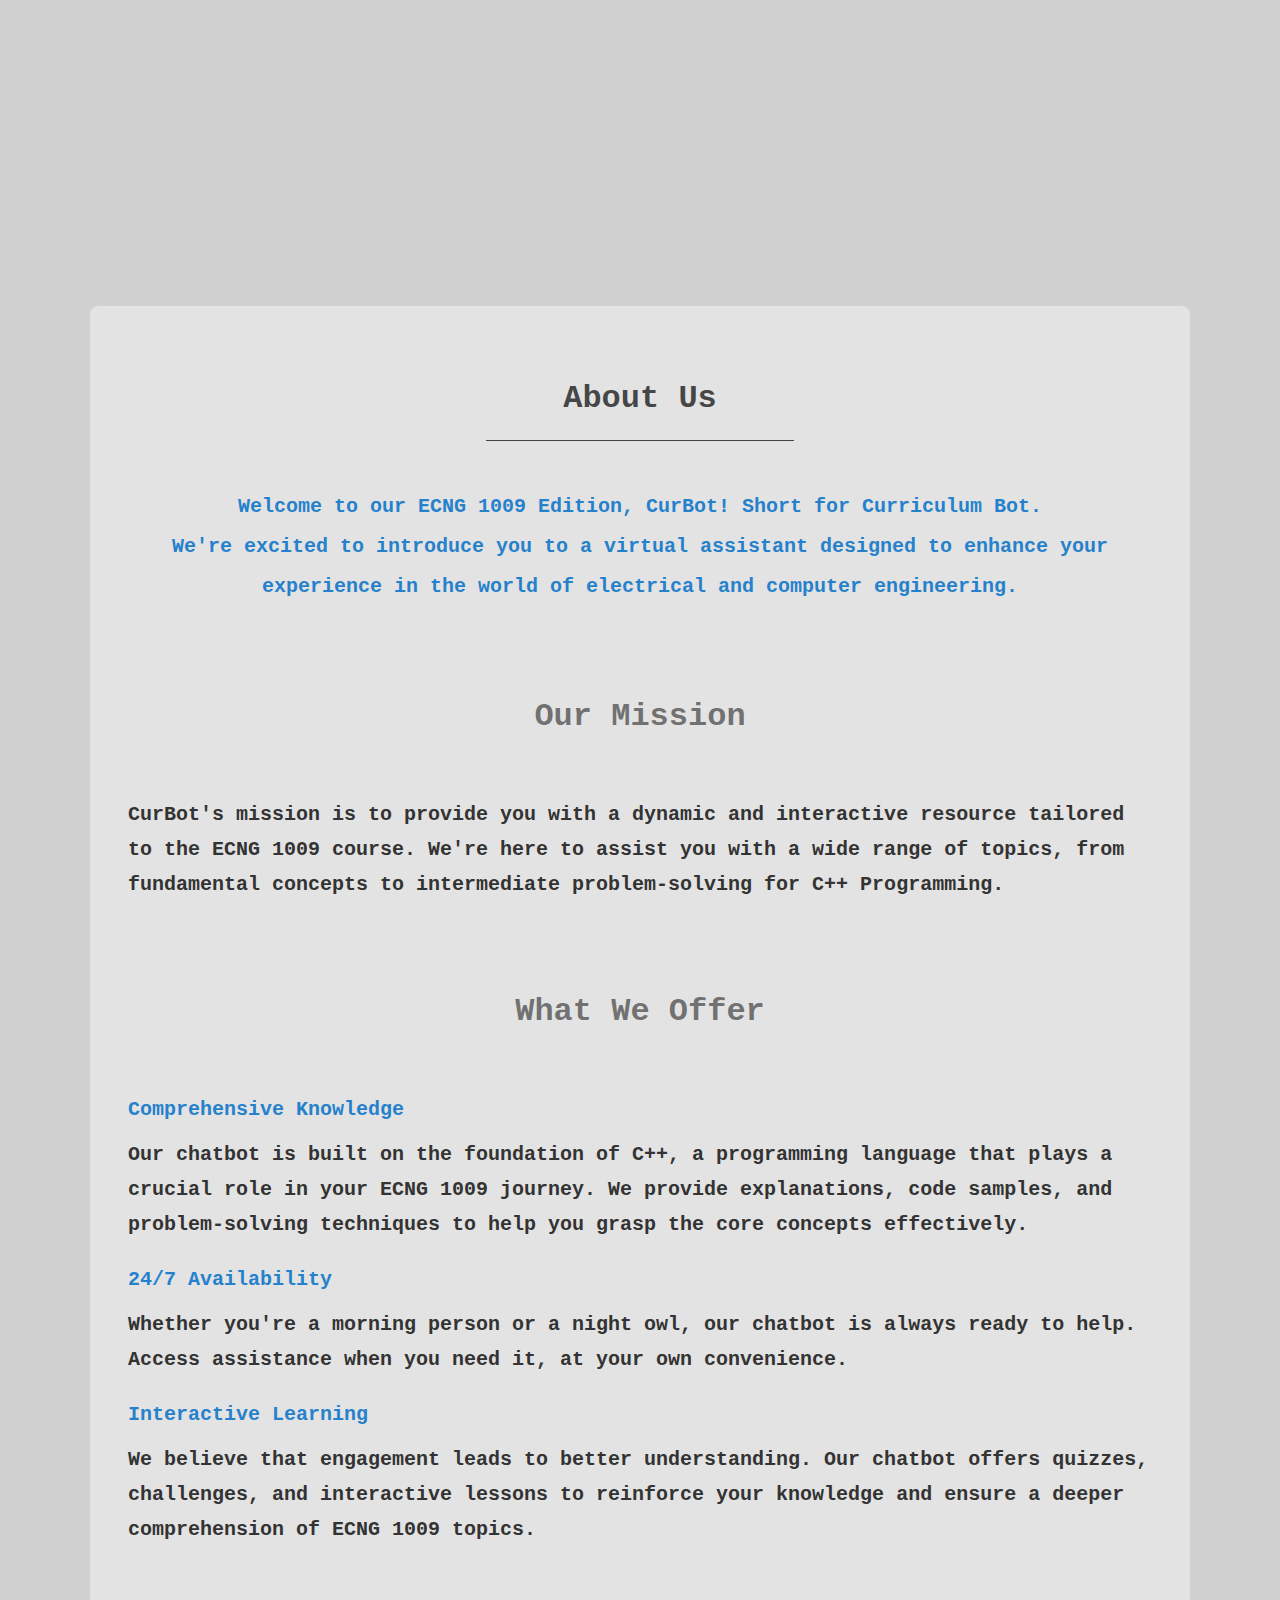
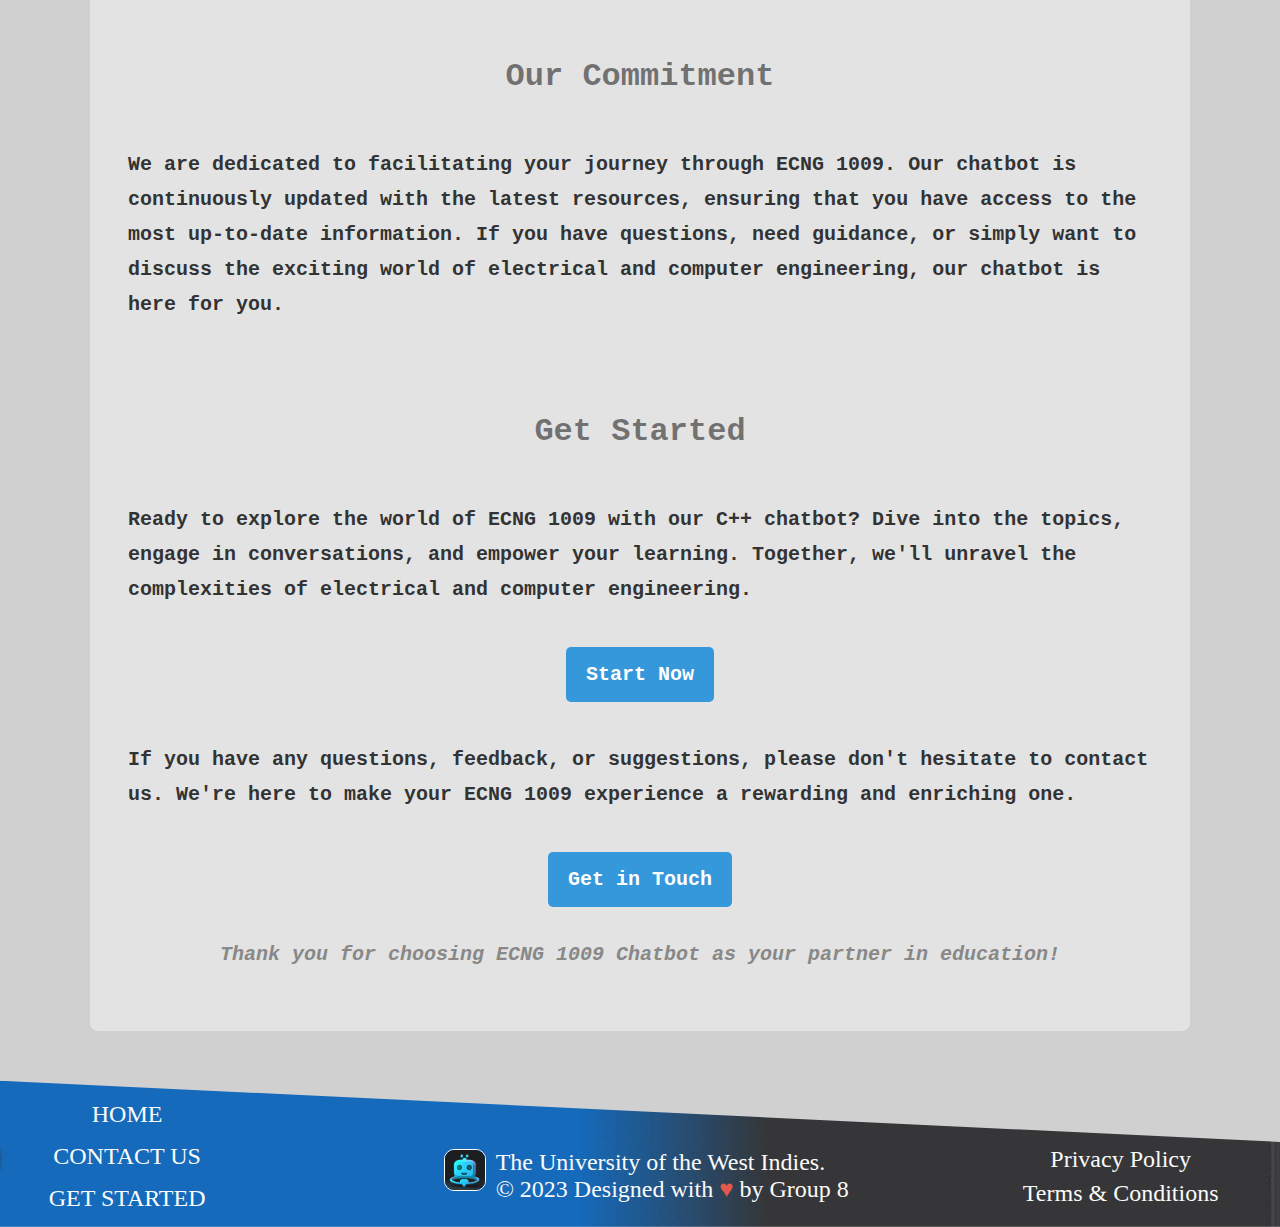
<file: CurBot-main/about.html>
<!DOCTYPE html>
<html lang="en">

<head>
  <!-- Metadata for character set and viewport -->
  <meta charset="UTF-8">
  <meta name="viewport" content="width=device-width, initial-scale=1.0">
  <title>CurBot About</title>

  <!-- Stylesheets to link external CSS files -->
  <link rel="stylesheet" href="about_styles.css">
  <link rel="stylesheet" href="header_styles.css">
  <link rel="stylesheet" href="footer_styles.css">

  <!-- Script for menu functionality, deferred to ensure it doesn't block rendering -->
  <script defer src="menu_func.js"></script>
</head>

<body>
  <!-- Header section containing the site's logo, title, and menu -->
  <header>
    <!-- Logo and title section -->
    <div class="header-title">
      <div class="header-title-name">
        <!-- Link to the home page -->
        <a href="index.html">
          <!-- Site logo image -->
          <img class="header-title-img" src="Images/CurBot chatbot.png" alt="C++ Logo">
        </a>
        <!-- Site title -->
        <span class="header-title-text">CurBot</span>
      </div>
      
      <!-- Edition information section -->
      <div class="header-edition">
        <!-- External link to the specified URL -->
        <a href="https://sta.uwi.edu/eng/electrical/about" target="_blank">
          <!-- Image related to the edition -->
          <img class="header-edition-image" src="Images/eng.jpg" alt="C++ Logo">
        </a>
        <!-- Edition text -->
        <span class="header-edition-text">ECNG:1009</span>
      </div>
    </div>

    <!-- Menu section -->
    <div class="menu">
      <!-- Menu rows with buttons and corresponding numeric indicators -->
      <div class="menu-row1">
        <span class="menu-nums">1</span>
        <button class="menu-items" id="menu-button">//Menu</button>
      </div>
      <div class="menu-row2">
        <span class="menu-nums">3</span>
        <button class="menu-items" id="contact-button">#contactUS</button>
        <button class="menu-items" id="about-button">&lt;about&gt;</button>
      </div>
      <div class="menu-row3">
        <span class="menu-nums">5</span>
        <button class="menu-items" id="topics-button">topics</button>
        <button class="menu-items" id="faq-button">Faq;</button>
      </div>
      <div class="menu-row4">
        <span class="menu-nums">7</span>
        <button class="menu-items" id="lets-button">let's</button>
        <button class="menu-items" id="get-started-button" onclick="redirectToStreamlit()">getStarted()</button>
      </div>
    </div>
  </header>

  <!-- Overlay menu for small screens -->
  <div class="overlay" id="menu-overlay">
    <div class="overlay-content">
      <!-- Logo image in the overlay -->
      <img class="overlay-content-img" src="Images/CurBot chatbot.png" alt="C++ Logo">
      <!-- Navigation links in the overlay -->
      <a href="index.html">Home</a>
      <a href="about.html">About</a>
      <a href="contact.html">Contact</a>
      <a href="topics.html">Topics</a>
      <a href="FAQ.html">FAQ</a>
      <a href="https://curbotchat.vercel.app/">Get Started</a>
      <a href="#" id="close-menu">Close</a>
    </div>
  </div>

  <!-- Main content container -->
  <div class="mid-container">
    <!-- Animated title -->
    <h2 class="mid-title">
      <span class="animated-text">About Us</span>
    </h2>

    <!-- Animated paragraph introducing CurBot -->
    <p class="animated-paragraph">
      Welcome to our ECNG 1009 Edition, CurBot! Short for Curriculum Bot.
      <br> We're excited to introduce you to a virtual assistant designed to enhance your
      experience in the world of electrical and computer engineering.
    </p>

    <!-- Mission section with title and paragraph -->
    <div class="mission-section">
      <h3 class="mission-title">Our Mission</h3>
      <p class="mission-paragraph">
        CurBot's mission is to provide you with a dynamic and interactive resource tailored to the
        ECNG 1009 course. We're here to assist you with a wide range of topics, from fundamental concepts
        to intermediate problem-solving for C++ Programming.
      </p>
    </div>

    <!-- Offerings section with title and a list of offerings -->
    <div class="offerings-section">
      <h3 class="offerings-title">What We Offer</h3>
      <ul class="offerings-list">
        <!-- Each offering item with a title and description -->
        <li>
          <span class="offerings-item">Comprehensive Knowledge</span>
          <p class="offerings-description">Our chatbot is built on the foundation of C++, a programming
            language that plays a crucial role in your ECNG 1009 journey. We provide explanations, code
            samples, and problem-solving techniques to help you grasp the core concepts effectively.</p>
        </li>
        <li>
          <span class="offerings-item">24/7 Availability</span>
          <p class="offerings-description">Whether you're a morning person or a night owl, our chatbot
            is always ready to help. Access assistance when you need it, at your own convenience.</p>
        </li>
        <li>
          <span class="offerings-item">Interactive Learning</span>
          <p class="offerings-description">We believe that engagement leads to better understanding.
            Our chatbot offers quizzes, challenges, and interactive lessons to reinforce your knowledge
            and ensure a deeper comprehension of ECNG 1009 topics.</p>
        </li>
      </ul>
    </div>

    <!-- Commitment section with title and paragraph -->
    <div class="commitment-section">
      <h3 class="commitment-title">Our Commitment</h3>
      <p class="commitment-paragraph">
        We are dedicated to facilitating your journey through ECNG 1009. Our chatbot is continuously updated
        with the latest resources, ensuring that you have access to the most up-to-date information. If you
        have questions, need guidance, or simply want to discuss the exciting world of electrical and computer
        engineering, our chatbot is here for you.
      </p>
    </div>

    <!-- Get Started section with title, paragraph, and a button -->
    <div class="get-started-section">
      <h3 class="get-started-title">Get Started</h3>
      <p class="get-started-paragraph">
        Ready to explore the world of ECNG 1009 with our C++ chatbot? Dive into the topics, engage in
        conversations, and empower your learning. Together, we'll unravel the complexities of electrical and
        computer engineering.
      </p>
      <!-- Button linking to the Get Started page -->
      <a href="https://curbotchat.vercel.app/" class="get-started-button">Start Now</a>
    </div>

    <!-- Contact section with a paragraph and a link to the contact page -->
    <div class="contact-section">
      <p class="contact-paragraph">
        If you have any questions, feedback, or suggestions, please don't hesitate to contact us. We're here
        to make your ECNG 1009 experience a rewarding and enriching one.
      </p>
      <a href="contact.html" class="contact-link">Get in Touch</a>
    </div>

    <!-- Thank you message -->
    <p class="thank-you">
      Thank you for choosing ECNG 1009 Chatbot as your partner in education!
    </p>
  </div>

  <!-- Footer section with various content -->
  <footer class="footer-container">
    <div class="footer-content">
      <!-- Quick menu links and their respective URLs -->
      <div class="quick-menu-links">
        <ul>
          <li><a href="index.html">HOME</a></li>
          <li><a href="contact.html">CONTACT US</a></li>
          <li><a href="https://curbotchat.vercel.app/">GET STARTED</a></li>
        </ul>
      </div>
      <!-- Copyright information with the university's name and the year -->
      <div class="copyright">
        <img class="bot-img-1" src="Images/CurBot chatbot.png" alt="C++ Logo">
        <p>The University of the West Indies. <br>&copy; 2023 Designed with <span class="heart">&hearts;</span> by Group 8</p>
      </div>
      <!-- Legal links to privacy policy and terms & conditions -->
      <div class="legal">
        <p><a href="privacy_policy.html">Privacy Policy</a></p>
        <p><a href="terms_conditions.html">Terms & Conditions</a></p>
      </div>
    </div>
  </footer>

  <!-- JavaScript script for handling scroll animations -->
  <script>
    // Function to redirect to the specified URL
    function redirectToStreamlit() {
      window.location.href = "https://curbotchat.vercel.app/";
    }

    // Event listener for handling scroll animations
    document.addEventListener('DOMContentLoaded', function () {
      const titles = document.querySelectorAll('.mission-title, .offerings-title, .commitment-title, .get-started-title');
      const paragraphs = document.querySelectorAll('.mid-container p');

      // Function to handle scroll and trigger animations
      function handleScroll() {
        const triggerOffset = window.innerHeight * 0.8; // Adjust as needed

        // Check each title element
        titles.forEach(title => {
          const titleOffset = title.getBoundingClientRect().top;
          const isTitleInView = titleOffset < triggerOffset;

          // Add 'fade-in' class if title is in view and not already faded in
          if (isTitleInView && !title.classList.contains('fade-in')) {
            title.classList.add('fade-in');
          }
        });

        // Check each paragraph element
        paragraphs.forEach(paragraph => {
          const paragraphOffset = paragraph.getBoundingClientRect().top;
          const isParagraphInView = paragraphOffset < triggerOffset;

          // Add 'fade-in' class if paragraph is in view and not already faded in
          if (isParagraphInView && !paragraph.classList.contains('fade-in')) {
            paragraph.classList.add('fade-in');
          }
        });
      }

      // Attach scroll event listener
      window.addEventListener('scroll', handleScroll);

      // Trigger initial check on page load
      handleScroll();
    });
  </script>
</body>

</html>
</file>
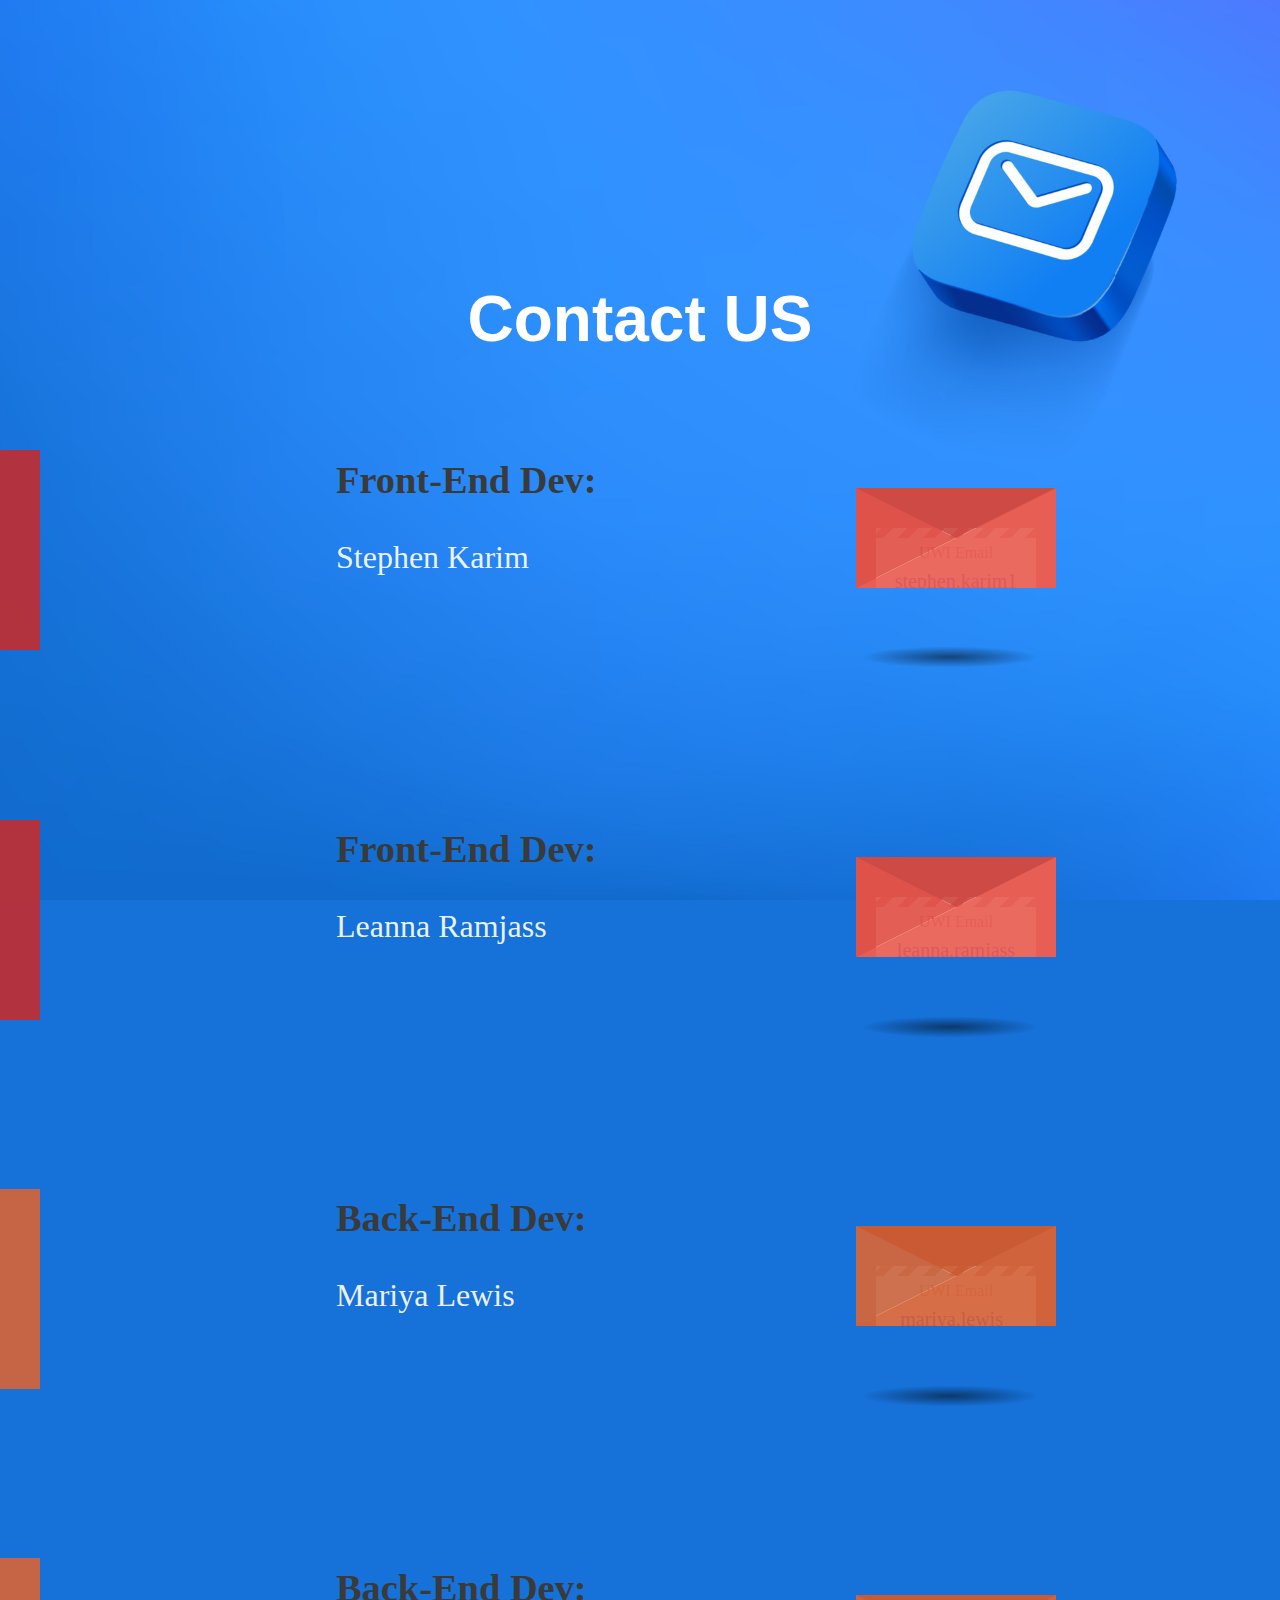
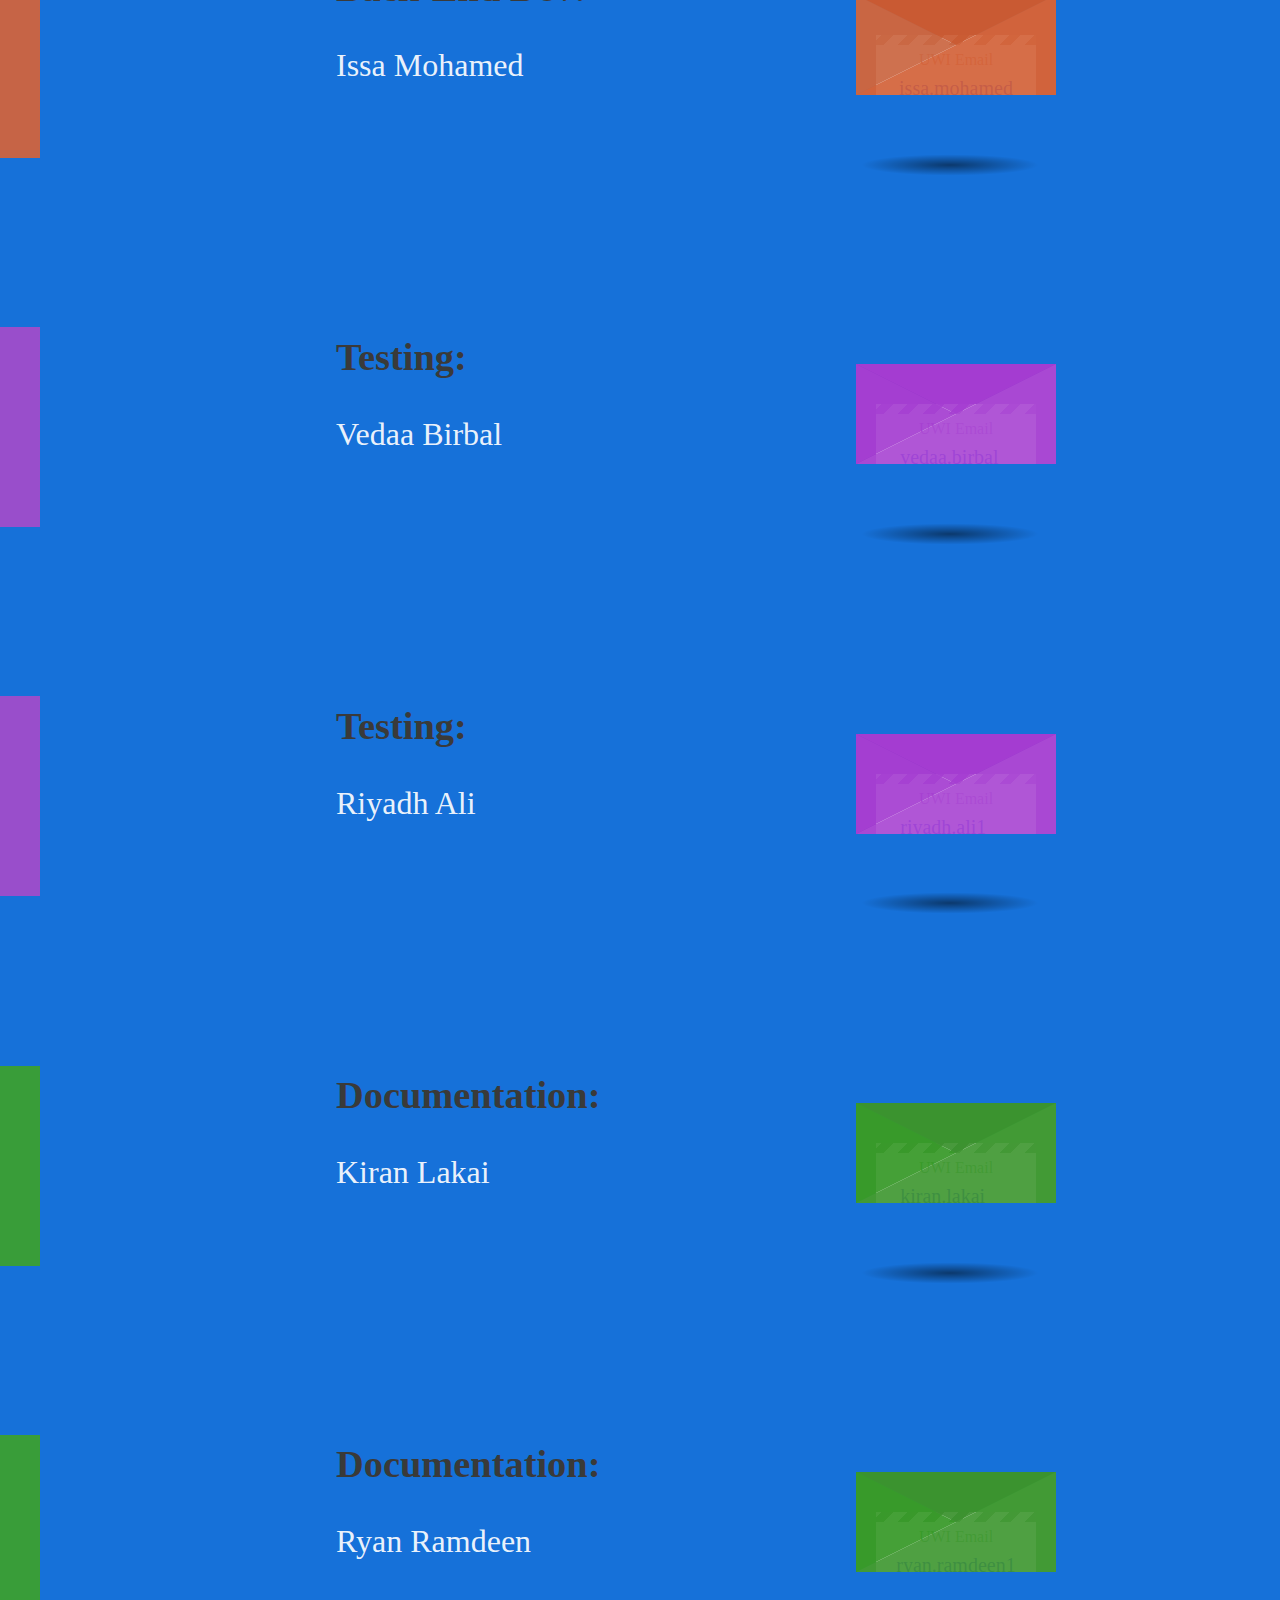
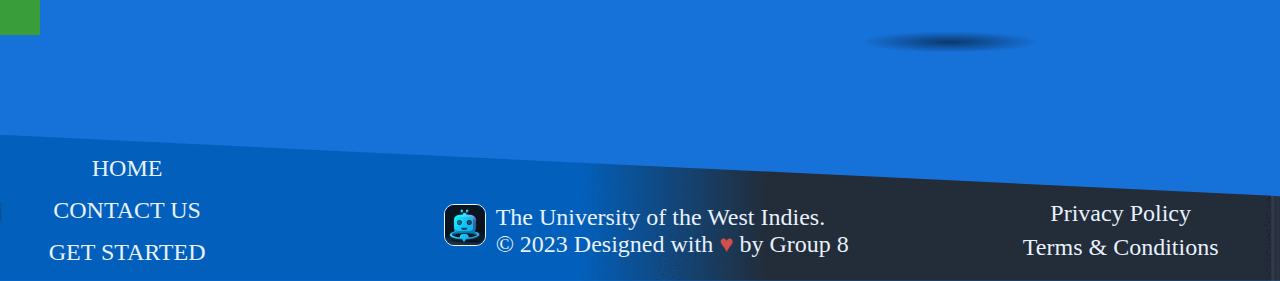
<file: CurBot-main/contact.html>
<!DOCTYPE html>
<html lang="en">

<head>
  <meta charset="UTF-8">
  <meta name="viewport" content="width=device-width, initial-scale=1.0">
  <title>CurBot Contact</title>
  
  <link rel="stylesheet" href="header_styles.css">
  <link rel="stylesheet" href="footer_styles.css">
  <link rel="stylesheet" href="contact_styles.css">
  <script defer src="menu_func.js"></script>
</head>

<body>
    <header>
        <div class="header-title">
            <div class="header-title-name">
                <a href="index.html">
                  <img class="header-title-img" src="Images/CurBot chatbot.png" alt="C++ Logo">
                </a>
                <span class="header-title-text">CurBot</span>
            </div>
            <div class="header-edition">
                <a href="https://sta.uwi.edu/eng/electrical/about" target="_blank">
                  <img class="header-edition-image" src="Images/eng.jpg" alt="C++ Logo">
                </a>
                <span class="header-edition-text">ECNG:1009</span>
            </div>        
        </div>

        <div class="menu">
            <div class="menu-row1">
                <span class="menu-nums">1</span>
                <button class="menu-items" id="menu-button">//Menu</button>
            </div>
            <div class="menu-row2">
                <span class="menu-nums">3</span>
                <button class="menu-items" id="contact-button">#contactUS</button>
                <button class="menu-items" id="about-button">&lt;about&gt;</button>
            </div>
            <div class="menu-row3">
                <span class="menu-nums">5</span>
                <button class="menu-items" id="topics-button">topics</button>
                <button class="menu-items" id="faq-button">Faq;</button>
            </div>
            <div class="menu-row4">
                <span class="menu-nums">7</span>
                <button class="menu-items" id="lets-button">let's</button>
                <button class="menu-items" id="get-started-button" onclick="redirectToStreamlit()">getStarted()</button>
            </div>          
        </div>
    </header>
    <div class="overlay" id="menu-overlay">
        <div class="overlay-content">
            <img class="overlay-content-img" src="Images/CurBot chatbot.png" alt="C++ Logo">    
          <a href="index.html">Home</a>
          <a href="about.html">About</a>
          <a href="contact.html">Contact</a>
          <a href="topics.html">Topics</a>
          <a href="FAQ.html">FAQ</a>
          <a href="https://curbotchat.vercel.app/">Get Started</a>
          <a href="#" id="close-menu">Close</a>
        </div>
      </div>
      <span class="page-title">Contact US</span>
        <span class="names"><span class="role front">Front-End Dev:</span><br><br>Stephen Karim</span>
      
          <div class="letter-image first">
            
            <div class="animated-mail">
              <div class="back-fold"></div>
              <div class="letter">
                <div class="letter-border"></div>
                <div class="letter-title">UWI Email</div>
                <div class="letter-context"><a href="mailto:stephen.karim1@my.uwi.edu">stephen.karim1<br>@my.uwi.edu</a></div>
                <div class="letter-stamp">
                  <div class="letter-stamp-inner"></div>
                </div>
              </div>
              <div class="top-fold"></div>
              <div class="body"></div>
              <div class="left-fold"></div>
            </div>
            <div class="shadow"></div>
          </div>

          <span class="names"><span class="role front">Front-End Dev:</span><br><br>Leanna Ramjass</span>

          <div class="letter-image second">
            <div class="animated-mail">
              <div class="back-fold"></div>
              <div class="letter">
                <div class="letter-border"></div>
                <div class="letter-title">UWI Email</div>
                <div class="letter-context"><a href="mailto:leanna.ramjass@my.uwi.edu">leanna.ramjass<br>@my.uwi.edu</a></div>
                <div class="letter-stamp">
                  <div class="letter-stamp-inner"></div>
                </div>
              </div>
              <div class="top-fold"></div>
              <div class="body"></div>
              <div class="left-fold"></div>
            </div>
            <div class="shadow"></div>
          </div>

          <span class="names"><span class="role back">Back-End Dev:</span><br><br>Mariya Lewis</span>
        
          <div class="letter-image third">
            <div class="animated-mail">
              <div class="back-fold"></div>
              <div class="letter">
                <div class="letter-border"></div>
                <div class="letter-title">UWI Email</div>
                <div class="letter-context"><a href="mailto:Mariya.lewis@my.uwi.edu">mariya.lewis<br>@my.uwi.edu</a></div>
                <div class="letter-stamp">
                  <div class="letter-stamp-inner"></div>
                </div>
              </div>
              <div class="top-fold"></div>
              <div class="body"></div>
              <div class="left-fold"></div>
            </div>
            <div class="shadow"></div>
          </div>

          <span class="names"><span class="role back">Back-End Dev:</span><br><br>Issa Mohamed</span>

          <div class="letter-image fourth">
            <div class="animated-mail">
              <div class="back-fold"></div>
              <div class="letter">
                <div class="letter-border"></div>
                <div class="letter-title">UWI Email</div>
                <div class="letter-context"><a href="mailto:issa.mohamed@my.uwi.edu">issa.mohamed<br>@my.uwi.edu</a></div>
                <div class="letter-stamp">
                  <div class="letter-stamp-inner"></div>
                </div>
              </div>
              <div class="top-fold"></div>
              <div class="body"></div>
              <div class="left-fold"></div>
            </div>
            <div class="shadow"></div>
          </div>

          <span class="names"><span class="role test">Testing:</span><br><br>Vedaa Birbal</span>

          <div class="letter-image fifth">
            <div class="animated-mail">
              <div class="back-fold"></div>
              <div class="letter">
                <div class="letter-border"></div>
                <div class="letter-title">UWI Email</div>
                <div class="letter-context"><a href="mailto:vedaa.birbal@my.uwi.edu">vedaa.birbal<br>@my.uwi.edu</a></div>
                <div class="letter-stamp">
                  <div class="letter-stamp-inner"></div>
                </div>
              </div>
              <div class="top-fold"></div>
              <div class="body"></div>
              <div class="left-fold"></div>
            </div>
            <div class="shadow"></div>
          </div>

          <span class="names"><span class="role test">Testing:</span><br><br>Riyadh Ali</span>

          <div class="letter-image sixth">
            <div class="animated-mail">
              <div class="back-fold"></div>
              <div class="letter">
                <div class="letter-border"></div>
                <div class="letter-title">UWI Email</div>
                <div class="letter-context"><a href="mailto:riyadh.ali1@my.uwi.edu">riyadh.ali1<br>@my.uwi.edu</a></div>
                <div class="letter-stamp">
                  <div class="letter-stamp-inner"></div>
                </div>
              </div>
              <div class="top-fold"></div>
              <div class="body"></div>
              <div class="left-fold"></div>
            </div>
            <div class="shadow"></div>
          </div>

          <span class="names"><span class="role docs">Documentation:</span><br><br>Kiran Lakai</span>

          <div class="letter-image seventh">
            <div class="animated-mail">
              <div class="back-fold"></div>
              <div class="letter">
                <div class="letter-border"></div>
                <div class="letter-title">UWI Email</div>
                <div class="letter-context"><a href="mailto:kiran.lakai@my.uwi.edu">kiran.lakai<br>@my.uwi.edu</a></div>
                <div class="letter-stamp">
                  <div class="letter-stamp-inner"></div>
                </div>
              </div>
              <div class="top-fold"></div>
              <div class="body"></div>
              <div class="left-fold"></div>
            </div>
            <div class="shadow"></div>
          </div>

          <span class="names"><span class="role docs">Documentation:</span><br><br>Ryan Ramdeen</span>
         
          <div class="letter-image eighth">
            <div class="animated-mail">
              <div class="back-fold"></div>
              <div class="letter">
                <div class="letter-border"></div>
                <div class="letter-title">UWI Email</div>
                <div class="letter-context"><a href="mailto:ryan.ramdeen1@my.uwi.edu">ryan.ramdeen1<br>@my.uwi.edu</a></div>
                <div class="letter-stamp">
                  <div class="letter-stamp-inner"></div>
                </div>
              </div>
              <div class="top-fold"></div>
              <div class="body"></div>
              <div class="left-fold"></div>
            </div>
            <div class="shadow"></div>
          </div>
        </div>
    
        
 



    <footer class="footer-container">
        
        <div class="footer-content"> 
            <div class="quick-menu-links">
              <ul>
                <li><a href="index.html">HOME</a></li>
                <li><a href="contact.html">CONTACT US</a></li>
                <li><a href="https://curbotchat.vercel.app/">GET STARTED</a></li>
              </ul>
              </div>
            <div class="copyright">
                <img class="bot-img-1" src="Images/CurBot chatbot.png" alt="C++ Logo">
                <p>The University of the West Indies. <br>&copy; 2023 Designed with <span class="heart">&hearts;</span> by Group 8</p>
              </div>
          <div class="legal">
            <p><a href="privacy_policy.html">Privacy Policy</a></p>
            <p><a href="terms_conditions.html">Terms & Conditions</a></p>
          </div>          
        </div>
      
        
      </footer>


      
      
    
</body> 
</html>
</file>
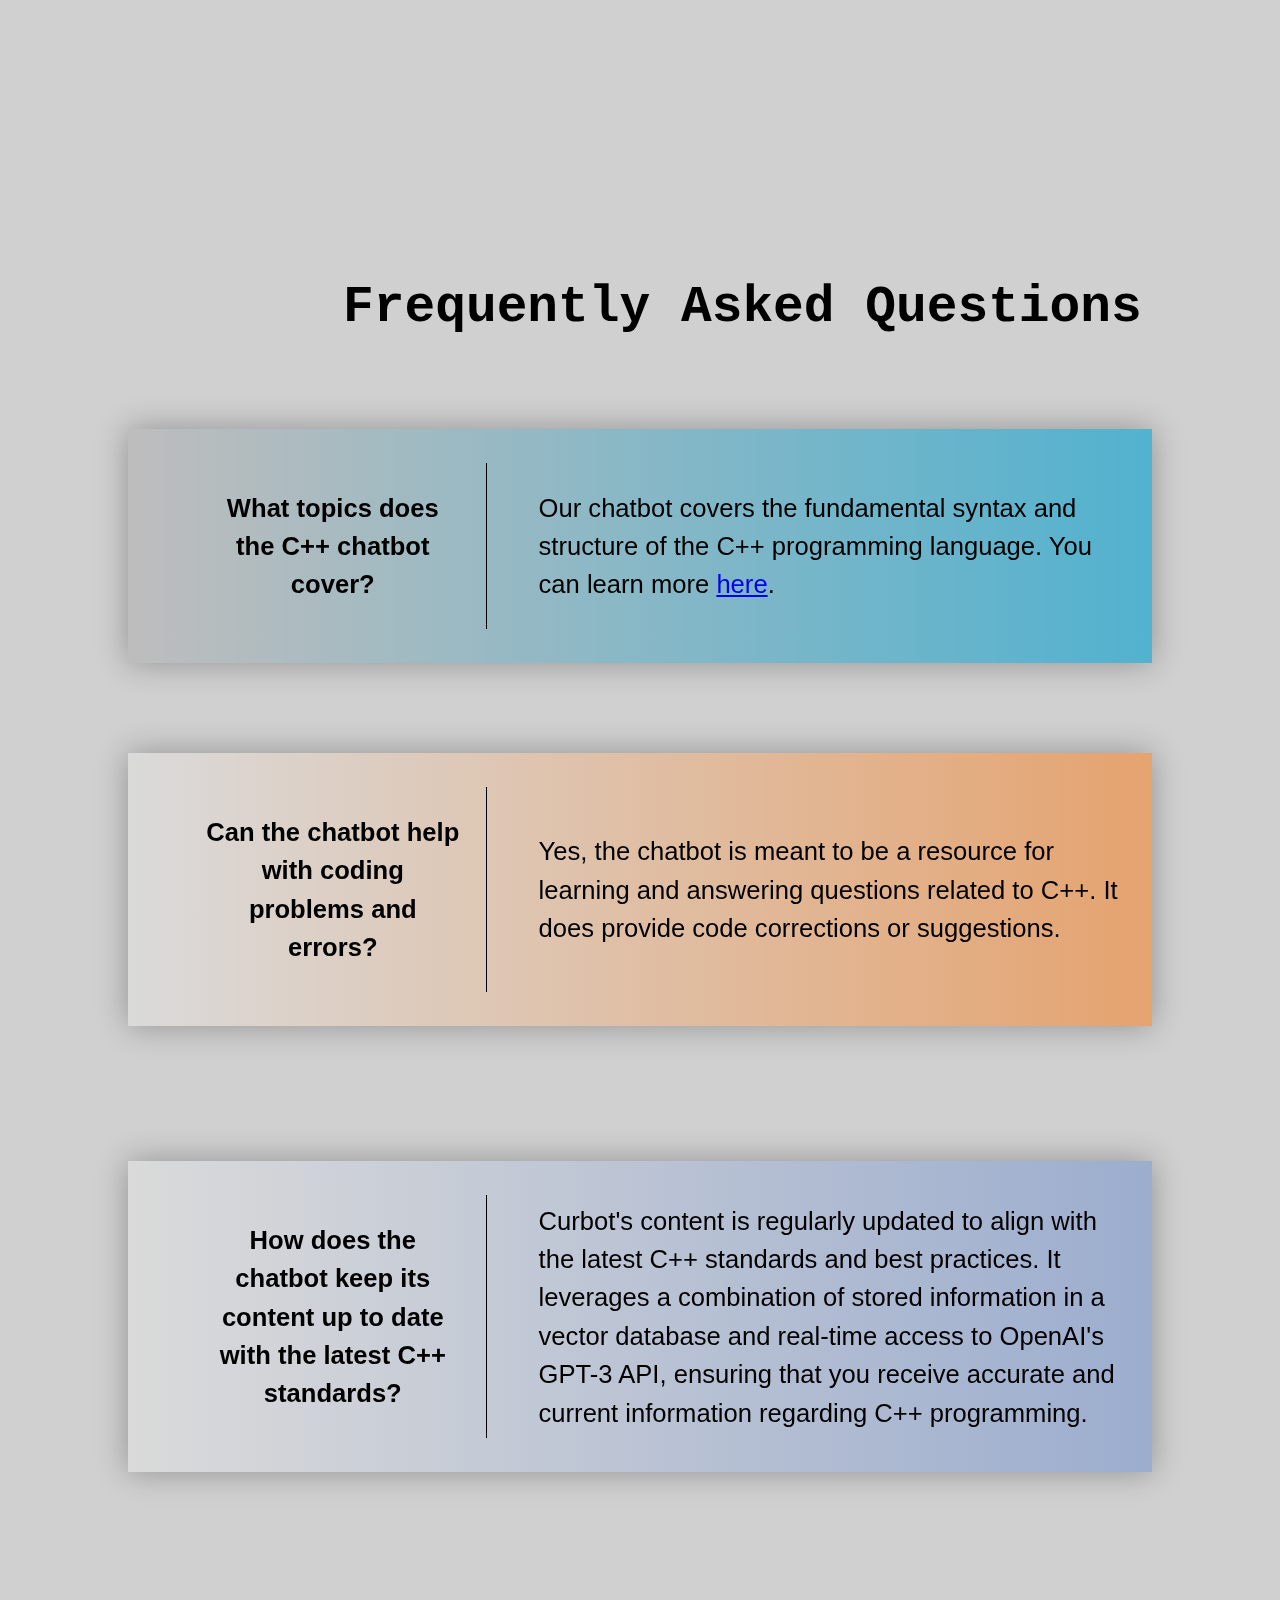
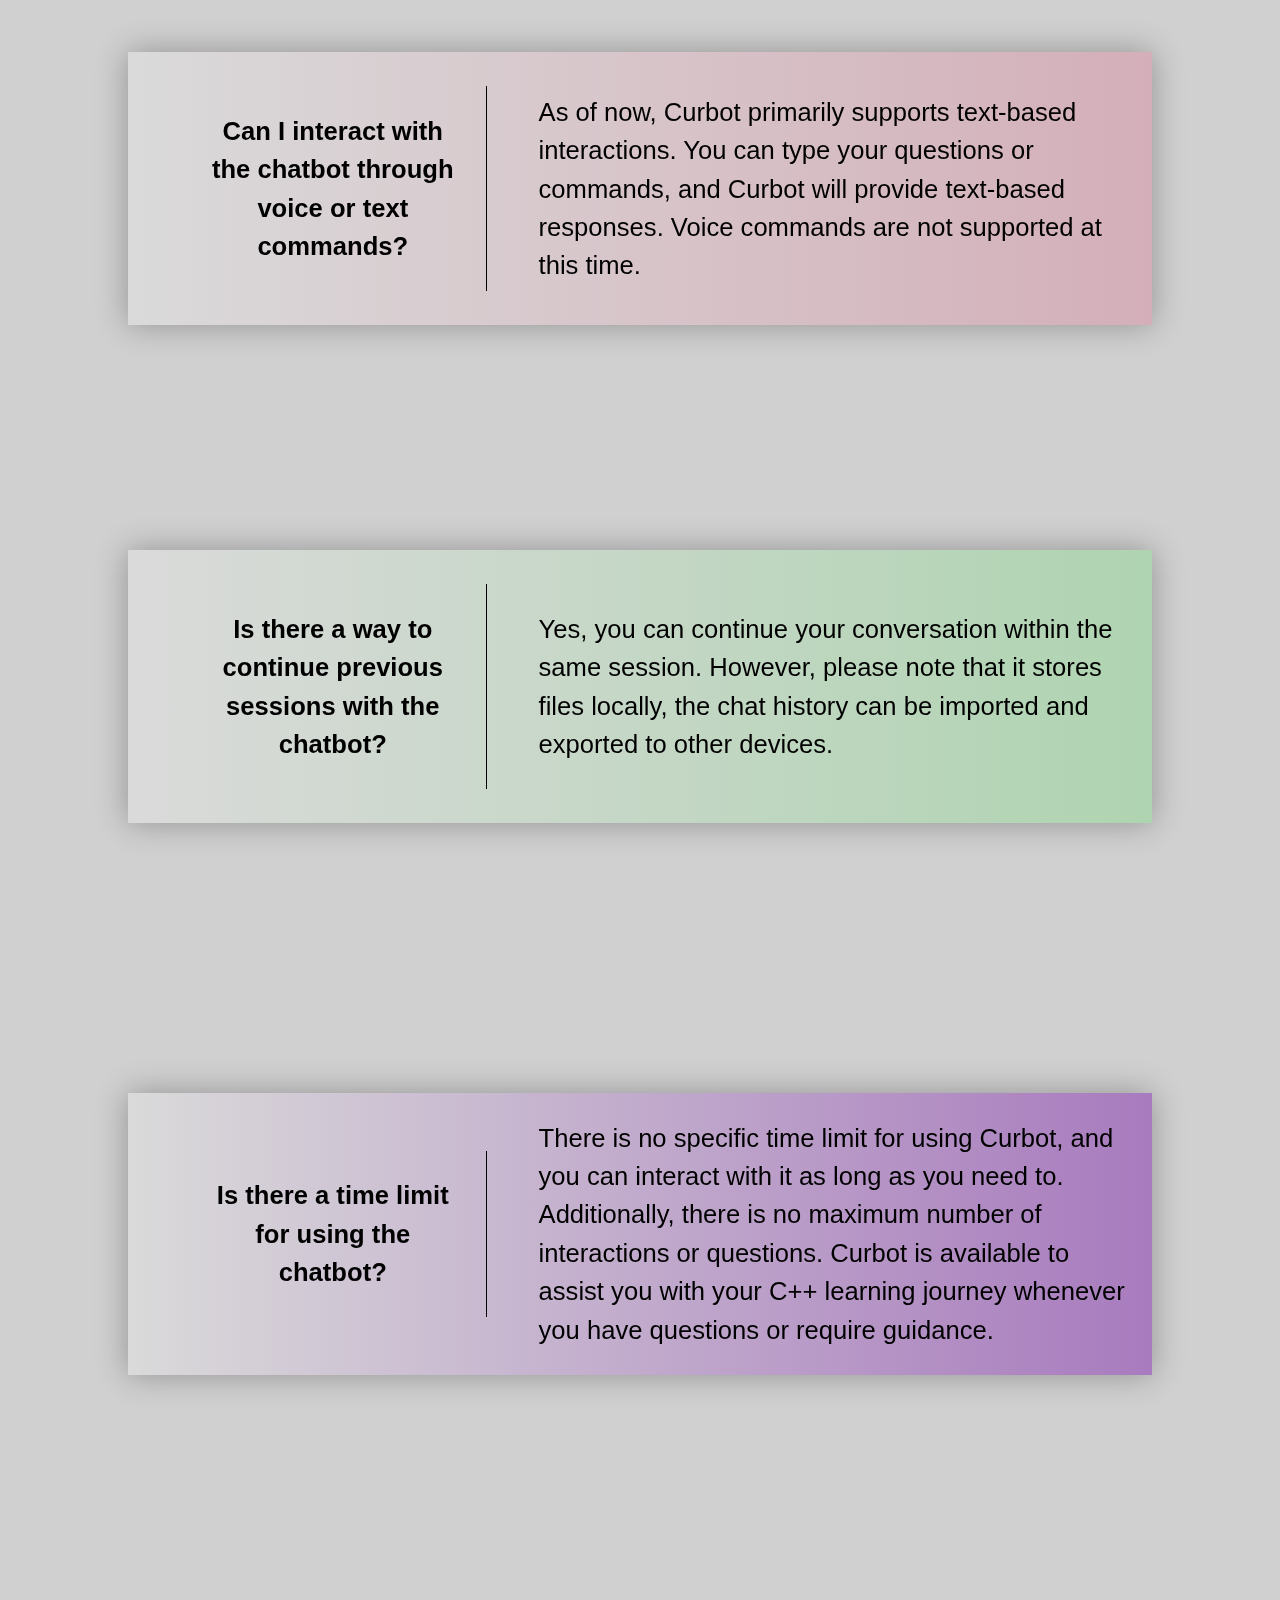
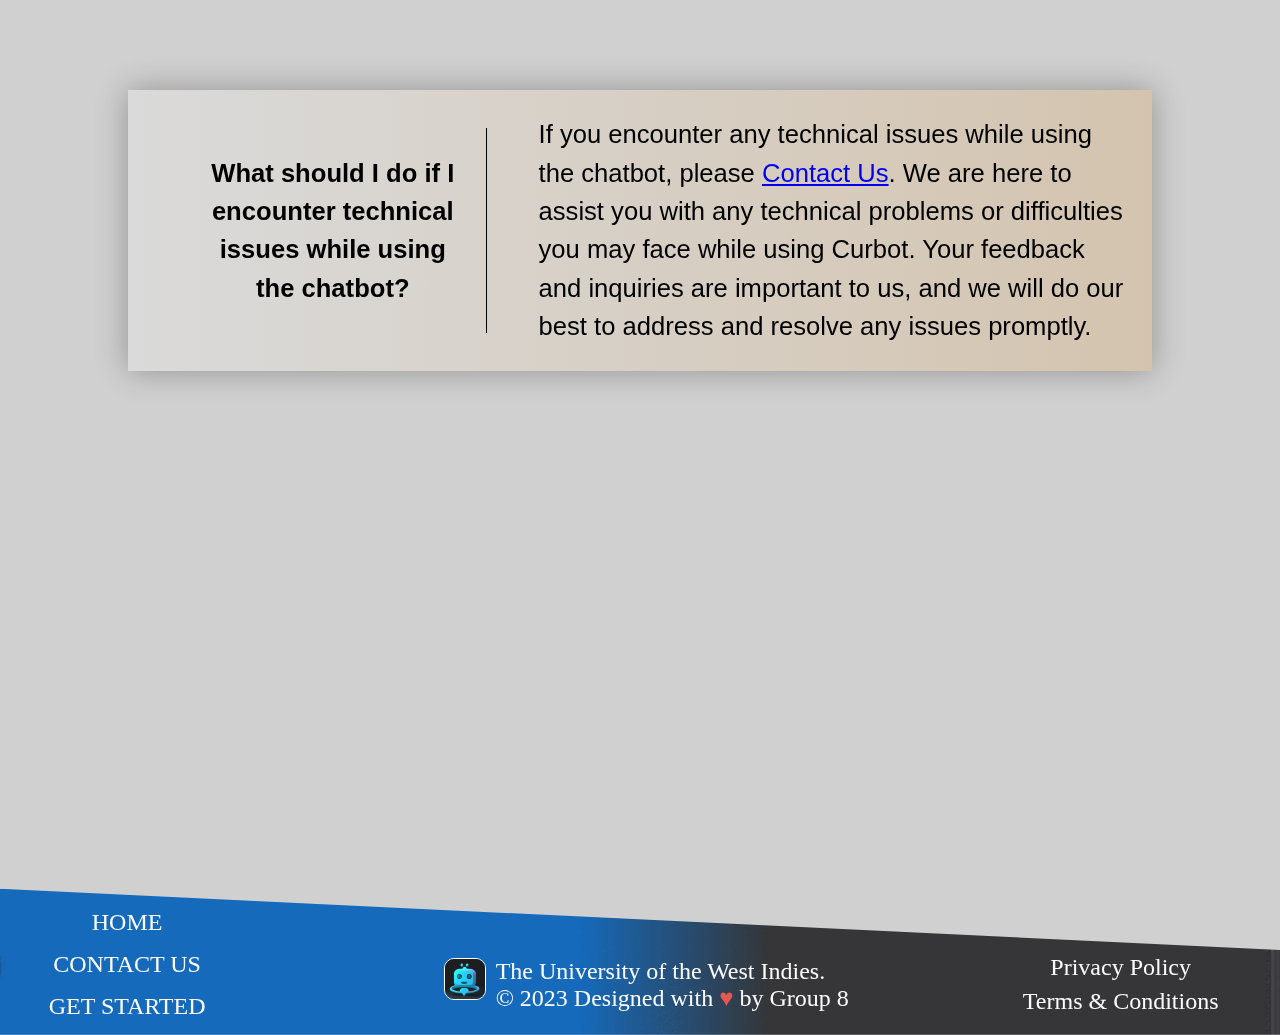
<file: CurBot-main/FAQ.html>
<!DOCTYPE html>
<html lang="en">

<head>
  <meta charset="UTF-8">
  <meta name="viewport" content="width=device-width, initial-scale=1.0">
<title>CurBot FAQ</title>
<link rel="stylesheet" href="FAQ_style.css">
<link rel="stylesheet" href="header_styles.css">
<link rel="stylesheet" href="footer_styles.css">
<script defer src="menu_func.js"></script>
</head>

<body>
  <header>
    <div class="header-title">
        <div class="header-title-name">
            <a href="index.html">
              <img class="header-title-img" src="Images/CurBot chatbot.png" alt="C++ Logo">
            </a>
            <span class="header-title-text">CurBot</span>
        </div>
        <div class="header-edition">
            <a href="https://sta.uwi.edu/eng/electrical/about" target="_blank">
              <img class="header-edition-image" src="Images/eng.jpg" alt="C++ Logo">
            </a>
            <span class="header-edition-text">ECNG:1009</span>
        </div>        
    </div>

    <div class="menu">
        <div class="menu-row1">
            <span class="menu-nums">1</span>
            <button class="menu-items" id="menu-button">//Menu</button>
        </div>
        <div class="menu-row2">
            <span class="menu-nums">3</span>
            <button class="menu-items" id="contact-button">#contactUS</button>
            <button class="menu-items" id="about-button">&lt;about&gt;</button>
        </div>
        <div class="menu-row3">
            <span class="menu-nums">5</span>
            <button class="menu-items" id="topics-button">topics</button>
            <button class="menu-items" id="faq-button">Faq;</button>
        </div>
        <div class="menu-row4">
            <span class="menu-nums">7</span>
            <button class="menu-items" id="lets-button">let's</button>
            <button class="menu-items" id="get-started-button" onclick="redirectToStreamlit()">getStarted()</button>
        </div>          
    </div>
</header> 

<div class="overlay" id="menu-overlay">
  <div class="overlay-content">
      <img class="overlay-content-img" src="Images/CurBot chatbot.png" alt="C++ Logo">    
    <a href="index.html">Home</a>
    <a href="about.html">About</a>
    <a href="contact.html">Contact</a>
    <a href="topics.html">Topics</a>
    <a href="FAQ.html">FAQ</a>
    <a href="https://curbotchat.vercel.app/">Get Started</a>
    <a href="#" id="close-menu">Close</a>
  </div>
</div>

<div class="container"> <p class="title anim-typewriter">Frequently Asked Questions</p>
      <li class="card" id="card1">
          <div class="card-body">
              <h2>What topics does the C++ chatbot cover?</h2>
              <span>Our chatbot covers the fundamental syntax and structure of the C++ programming language. You can learn more <a href="topics.html">here</a>.</span>
          </div>
      </li>
      <li class="card" id="card2">
          <div class="card-body">
              <h2>Can the chatbot help with coding problems and errors?</h2>
              <span> Yes, the chatbot is meant to be a resource for learning and answering questions related to C++. It does provide code corrections or suggestions.</span>
          </div>
      </li>
      <li class="card" id="card3">
          <div class="card-body">
              <h2>How does the chatbot keep its content up to date with the latest C++ standards?</h2>
              <span>Curbot's content is regularly updated to align with the latest C++ standards and best practices. It leverages a combination of stored information in a vector database and real-time access to OpenAI's GPT-3 API, ensuring that you receive accurate and current information regarding C++ programming.</span>
          </div>
      </li>
      <li class="card" id="card4">
          <div class="card-body">
              <h2>Can I interact with the chatbot through voice or text commands?</h2>
              <span>As of now, Curbot primarily supports text-based interactions. You can type your questions or commands, and Curbot will provide text-based responses. Voice commands are not supported at this time.</span>
          </div>
      </li>
      <li class="card" id="card5">
          <div class="card-body">
              <h2>Is there a way to continue previous sessions with the chatbot?</h2>
              <span>Yes, you can continue your conversation within the same session. However, please note that it stores files locally, the chat history can be imported and exported to other devices.</span>
          </div>
      </li>
      <li class="card" id="card6">
          <div class="card-body">
              <h2>Is there a time limit for using the chatbot?</h2>
              <span>There is no specific time limit for using Curbot, and you can interact with it as long as you need to. Additionally, there is no maximum number of interactions or questions. Curbot is available to assist you with your C++ learning journey whenever you have questions or require guidance.</span>
          </div>
      </li>
      <li class="card" id="card7">
          <div class="card-body">
              <h2>What should I do if I encounter technical issues while using the chatbot?</h2>
              <span> If you encounter any technical issues while using the chatbot, please <a href="contact.html">Contact Us</a>. We are here to assist you with any technical problems or difficulties you may face while using Curbot. Your feedback and inquiries are important to us, and we will do our best to address and resolve any issues promptly.</span>
          </div>
      </li>
      <li class="card" id="card8">
        <div class="card-body">
            <h2>placeholder</h2>
            <span> space</span>
        </div>
    </li>
  </ul>
</div>


<div class="top-mid-container">
  
  
    
  
</div> 



<footer class="footer-container">
        
  <div class="footer-content"> 
      <div class="quick-menu-links">
        <ul>
          <li><a href="index.html">HOME</a></li>
          <li><a href="contact.html">CONTACT US</a></li>
          <li><a href="https://curbotchat.vercel.app/">GET STARTED</a></li>
        </ul>
        </div>
      <div class="copyright">
          <img class="bot-img-1" src="Images/CurBot chatbot.png" alt="C++ Logo">
          <p>The University of the West Indies. <br>&copy; 2023 Designed with <span class="heart">&hearts;</span> by Group 8</p>
        </div>
    <div class="legal">
      <p><a href="privacy_policy.html">Privacy Policy</a></p>
      <p><a href="terms_conditions.html">Terms & Conditions</a></p>
    </div>          
  </div>

  
</footer>


<script>
  function toggleAnswer(element) {      
      var answer = element.querySelector('.answer');
      var arrow = element.querySelector('.arrow'); 
      
      answer.classList.toggle('show-answer');
         
      arrow.classList.toggle('arrow-up');
  }
</script>

</body> 




</html>
</file>
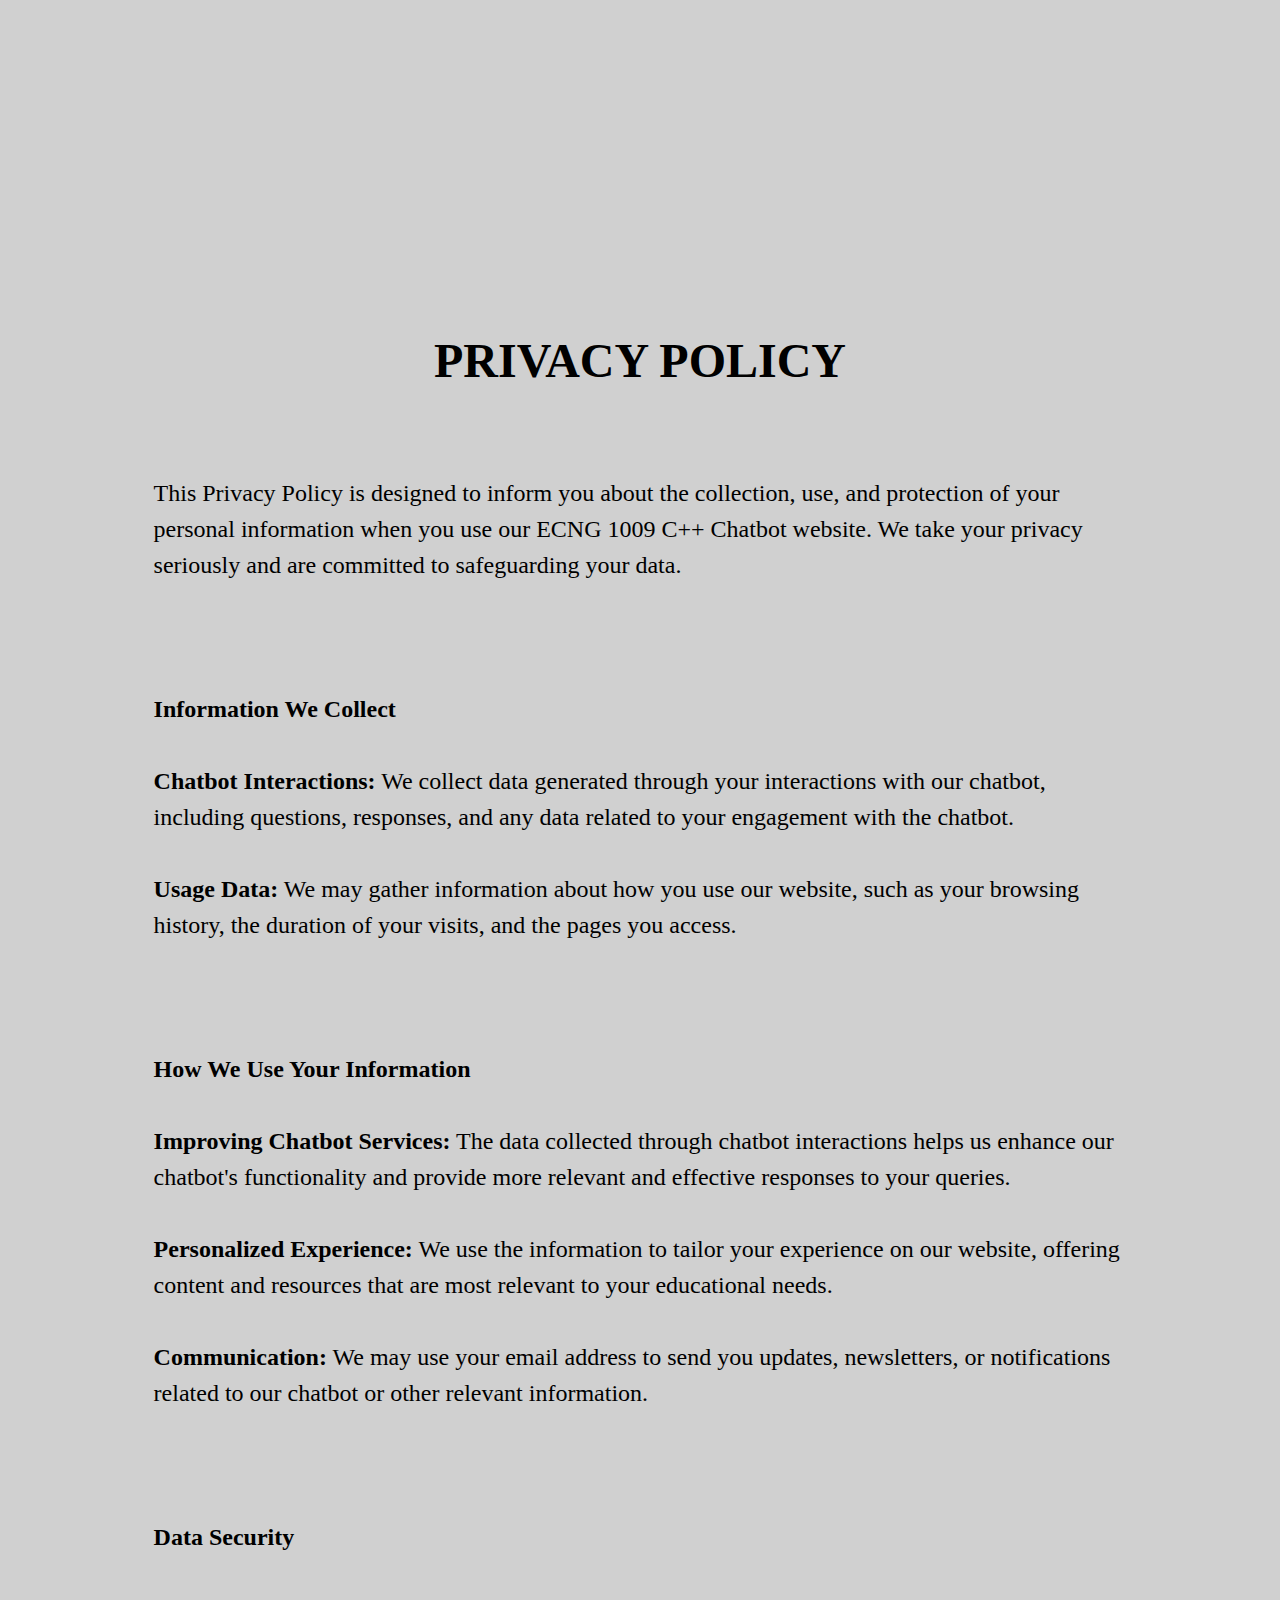
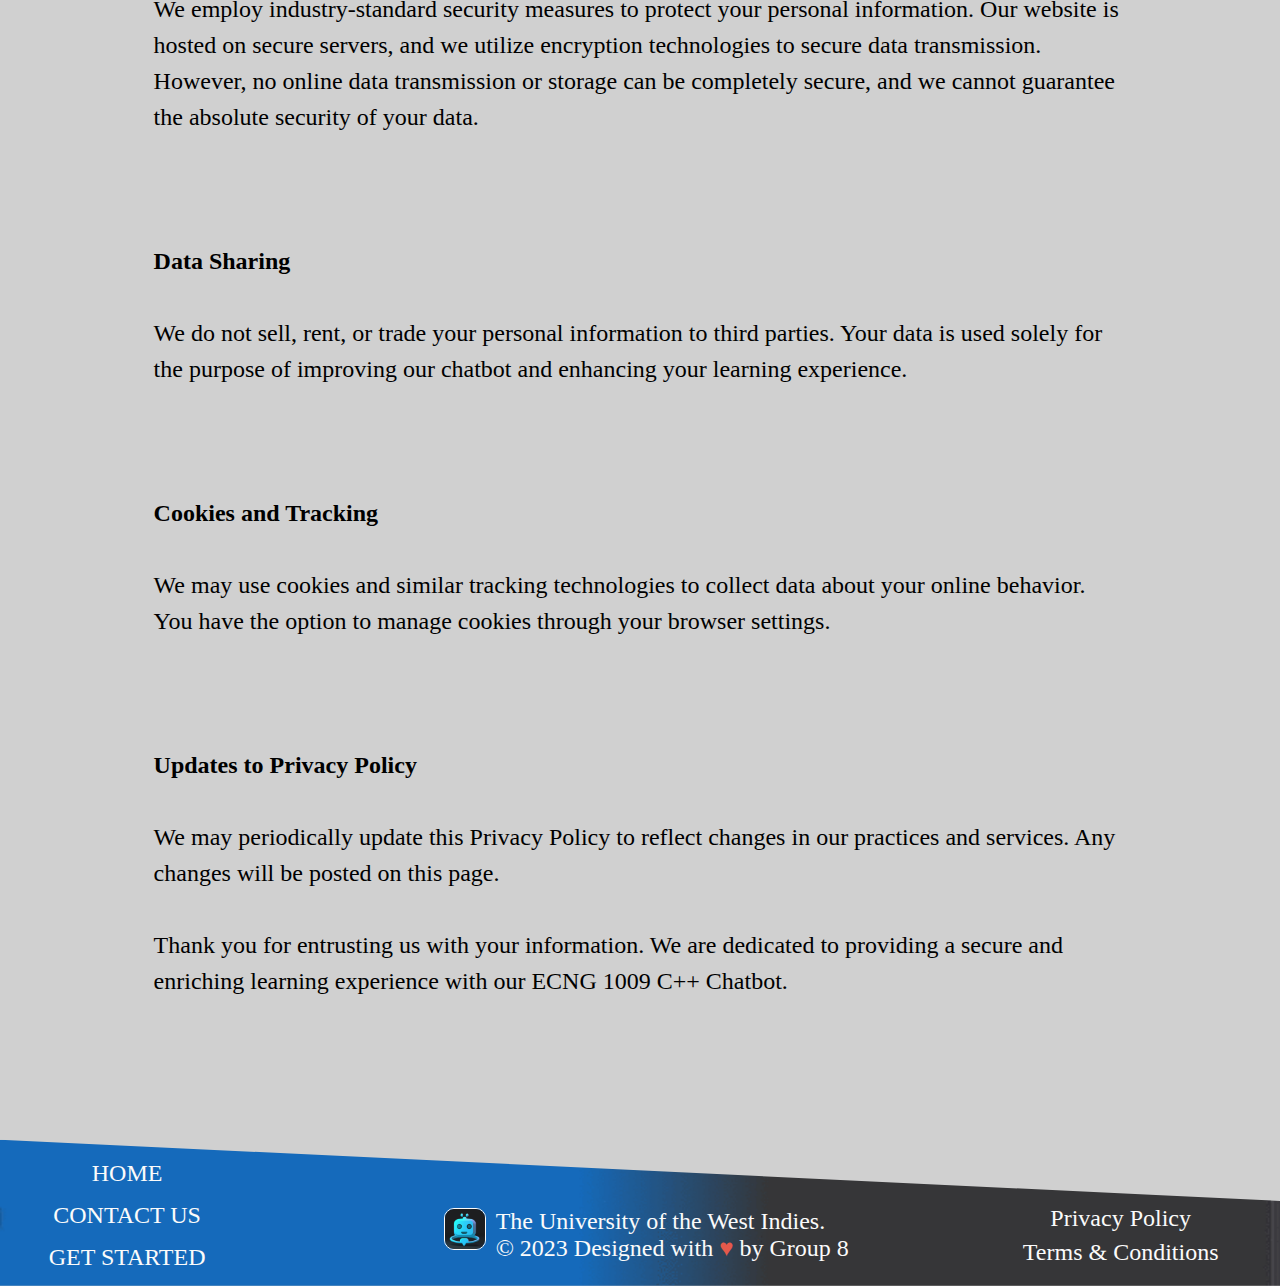
<file: CurBot-main/privacy_policy.html>
<!DOCTYPE html>
<html lang="en">

<head>
  <meta charset="UTF-8">
  <meta name="viewport" content="width=device-width, initial-scale=1.0">
<title>CurBot Privacy Policy</title>
<link rel="stylesheet" href="privacy_policy_styles.css">
<link rel="stylesheet" href="header_styles.css">
<link rel="stylesheet" href="footer_styles.css">
<script defer src="menu_func.js"></script>
</head>

<body>
  <header>
    <div class="header-title">
      <div class="header-title-name">
          <a href="index.html">
            <img class="header-title-img" src="Images/CurBot chatbot.png" alt="C++ Logo">
          </a>
          <span class="header-title-text">CurBot</span>
      </div>
      <div class="header-edition">
          <a href="https://sta.uwi.edu/eng/electrical/about" target="_blank">
            <img class="header-edition-image" src="Images/eng.jpg" alt="C++ Logo">
          </a>
          <span class="header-edition-text">ECNG:1009</span>
      </div>        
  </div>

    <div class="menu">
        <div class="menu-row1">
            <span class="menu-nums">1</span>
            <button class="menu-items" id="menu-button">//Menu</button>
        </div>
        <div class="menu-row2">
            <span class="menu-nums">3</span>
            <button class="menu-items" id="contact-button">#contactUS</button>
            <button class="menu-items" id="about-button">&lt;about&gt;</button>
        </div>
        <div class="menu-row3">
            <span class="menu-nums">5</span>
            <button class="menu-items" id="topics-button">topics</button>
            <button class="menu-items" id="faq-button">Faq;</button>
        </div>
        <div class="menu-row4">
            <span class="menu-nums">7</span>
            <button class="menu-items" id="lets-button">let's</button>
            <button class="menu-items" id="get-started-button" onclick="redirectToStreamlit()">getStarted()</button>
        </div>          
    </div>
</header>

<div class="overlay" id="menu-overlay">
  <div class="overlay-content">
      <img class="overlay-content-img" src="Images/CurBot chatbot.png" alt="C++ Logo">    
    <a href="index.html">Home</a>
    <a href="about.html">About</a>
    <a href="contact.html">Contact</a>
    <a href="topics.html">Topics</a>
    <a href="FAQ.html">FAQ</a>
    <a href="https://curbotchat.vercel.app/">Get Started</a>
    <a href="#" id="close-menu">Close</a>
  </div>
</div>
     
    <div class="top-mid-container">
        
        <h2 class="top-mid-title"><br><br> PRIVACY POLICY <br></h2>   
        
        <span class="top-mid-paragraph">
          This Privacy Policy is designed to inform you about the collection, use, and protection of your personal information when you use our ECNG 1009 C++ Chatbot website. We take your privacy seriously and are committed to safeguarding your data.
          <br><br><br><br>
          <strong>Information We Collect</strong>
          <br><br>
          <strong>Chatbot Interactions:</strong> We collect data generated through your interactions with our chatbot, including questions, responses, and any data related to your engagement with the chatbot.
          <br><br>
          <strong>Usage Data:</strong> We may gather information about how you use our website, such as your browsing history, the duration of your visits, and the pages you access.
          <br><br><br><br>
          <strong>How We Use Your Information</strong>
          <br><br>
          <strong>Improving Chatbot Services:</strong> The data collected through chatbot interactions helps us enhance our chatbot's functionality and provide more relevant and effective responses to your queries.
          <br><br>
          <strong>Personalized Experience:</strong> We use the information to tailor your experience on our website, offering content and resources that are most relevant to your educational needs.
          <br><br>
          <strong>Communication:</strong> We may use your email address to send you updates, newsletters, or notifications related to our chatbot or other relevant information.
          <br><br><br><br>
          <strong>Data Security</strong>
          <br><br>
          We employ industry-standard security measures to protect your personal information. Our website is hosted on secure servers, and we utilize encryption technologies to secure data transmission. However, no online data transmission or storage can be completely secure, and we cannot guarantee the absolute security of your data.
          <br><br><br><br>
          <strong>Data Sharing</strong>
          <br><br>
          We do not sell, rent, or trade your personal information to third parties. Your data is used solely for the purpose of improving our chatbot and enhancing your learning experience.
          <br><br><br><br>
          <strong>Cookies and Tracking</strong>
          <br><br>
          We may use cookies and similar tracking technologies to collect data about your online behavior. You have the option to manage cookies through your browser settings.
          <br><br><br><br>
          <strong>Updates to Privacy Policy</strong>
          <br><br>
          We may periodically update this Privacy Policy to reflect changes in our practices and services. Any changes will be posted on this page.
          <br><br>
          Thank you for entrusting us with your information. We are dedicated to providing a secure and enriching learning experience with our ECNG 1009 C++ Chatbot.
      </span>
      
      
    </div> 


    <footer class="footer-container">
        
      <div class="footer-content"> 
          <div class="quick-menu-links">
            <ul>
              <li><a href="index.html">HOME</a></li>
              <li><a href="contact.html">CONTACT US</a></li>
              <li><a href="https://curbotchat.vercel.app/">GET STARTED</a></li>
            </ul>
            </div>
          <div class="copyright">
              <img class="bot-img-1" src="Images/CurBot chatbot.png" alt="C++ Logo">
              <p>The University of the West Indies. <br>&copy; 2023 Designed with <span class="heart">&hearts;</span> by Group 8</p>
            </div>
        <div class="legal">
          <p><a href="privacy_policy.html">Privacy Policy</a></p>
          <p><a href="terms_conditions.html">Terms & Conditions</a></p>
        </div>          
      </div>
    
      
    </footer>
    
</body> 




</html>
</file>
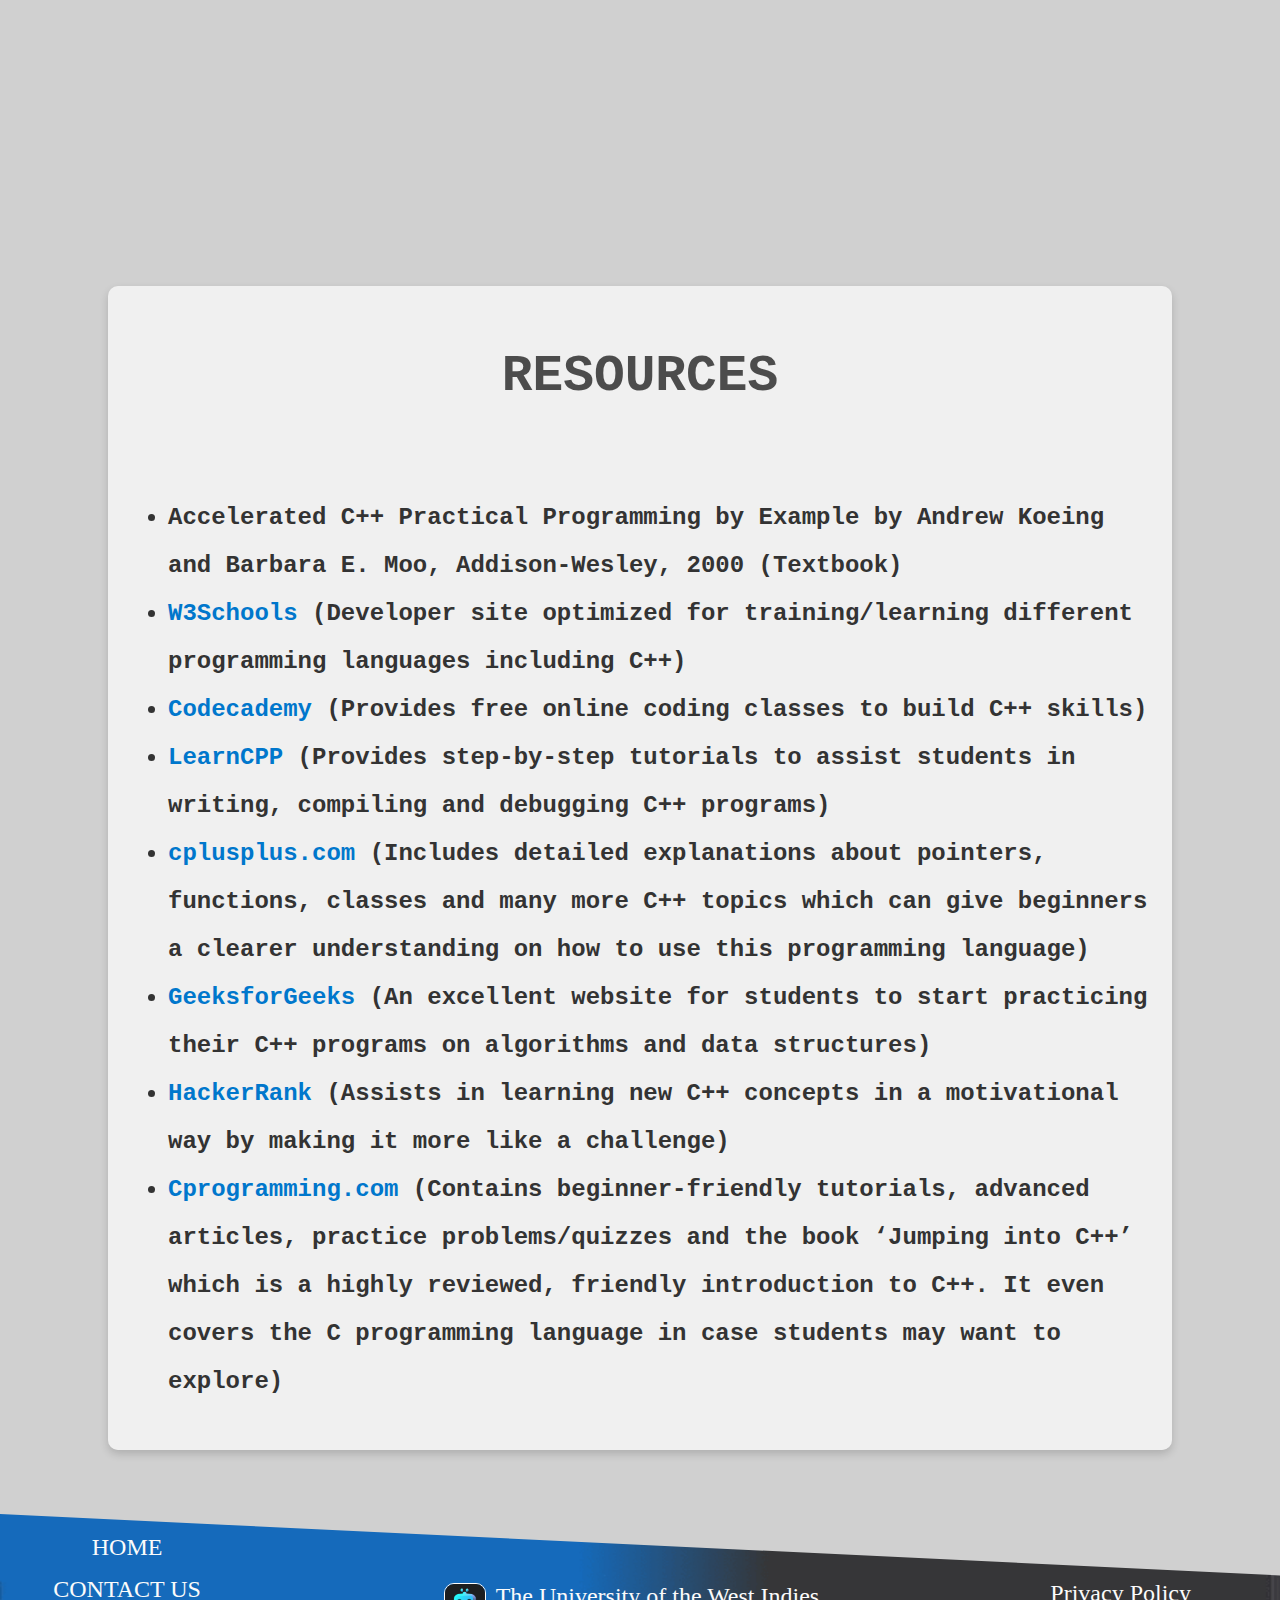
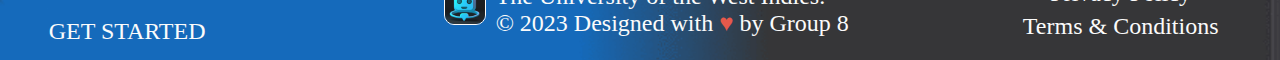
<file: CurBot-main/Resources.html>
<!DOCTYPE html>
<html lang="en">

<head>
  <meta charset="UTF-8">
  <meta name="viewport" content="width=device-width, initial-scale=1.0">
<title>CurBot Resources</title>
<link rel="stylesheet" href="resources_used.css">
<link rel="stylesheet" href="header_styles.css">
<link rel="stylesheet" href="footer_styles.css">
<script defer src="menu_func.js"></script>
</head>

<body>
  <header>
    <div class="header-title">
      <div class="header-title-name">
          <a href="index.html">
            <img class="header-title-img" src="Images/CurBot chatbot.png" alt="C++ Logo">
          </a>
          <span class="header-title-text">CurBot</span>
      </div>
      <div class="header-edition">
          <a href="https://sta.uwi.edu/eng/electrical/about" target="_blank">
            <img class="header-edition-image" src="Images/eng.jpg" alt="C++ Logo">
          </a>
          <span class="header-edition-text">ECNG:1009</span>
      </div>        
  </div>

    <div class="menu">
        <div class="menu-row1">
            <span class="menu-nums">1</span>
            <button class="menu-items" id="menu-button">//Menu</button>
        </div>
        <div class="menu-row2">
            <span class="menu-nums">3</span>
            <button class="menu-items" id="contact-button">#contactUS</button>
            <button class="menu-items" id="about-button">&lt;about&gt;</button>
        </div>
        <div class="menu-row3">
            <span class="menu-nums">5</span>
            <button class="menu-items" id="topics-button">topics</button>
            <button class="menu-items" id="faq-button">Faq;</button>
        </div>
        <div class="menu-row4">
            <span class="menu-nums">7</span>
            <button class="menu-items" id="lets-button">let's</button>
            <button class="menu-items" id="get-started-button" onclick="redirectToStreamlit()">getStarted()</button>
        </div>          
    </div>
</header>


<div class="overlay" id="menu-overlay">
  <div class="overlay-content">
      <img class="overlay-content-img" src="Images/CurBot chatbot.png" alt="C++ Logo">    
    <a href="index.html">Home</a>
    <a href="about.html">About</a>
    <a href="contact.html">Contact</a>
    <a href="topics.html">Topics</a>
    <a href="FAQ.html">FAQ</a>
    <a href="https://curbotchat.vercel.app/">Get Started</a>
    <a href="#" id="close-menu">Close</a>
  </div>
</div>
     
<div class="top-mid-container">
  <h2 class="top-mid-title">RESOURCES</h2>
  <span class="top-mid-paragraph">
    <ul>
      <li>
        Accelerated C++ Practical Programming by Example by Andrew Koeing and Barbara E. Moo, Addison-Wesley, 2000 (Textbook)
      </li>
      <li>
        <a href="https://www.w3schools.com/" target="_blank">W3Schools</a> (Developer site optimized for training/learning different programming languages including C++)
      </li>
      <li>
        <a href="https://www.codecademy.com/" target="_blank">Codecademy</a> (Provides free online coding classes to build C++ skills)
      </li>
      <li>
        <a href="https://www.learncpp.com/" target="_blank">LearnCPP</a> (Provides step-by-step tutorials to assist students in writing, compiling and debugging C++ programs)
      </li>
      <li>
        <a href="https://cplusplus.com/" target="_blank">cplusplus.com</a> (Includes detailed explanations about pointers, functions, classes and many more C++ topics which can give beginners a clearer understanding on how to use this programming language)
      </li>
      <li>
        <a href="https://www.geeksforgeeks.org/" target="_blank">GeeksforGeeks</a> (An excellent website for students to start practicing their C++ programs on algorithms and data structures)
      </li>
      <li>
        <a href="https://www.hackerrank.com/" target="_blank">HackerRank</a> (Assists in learning new C++ concepts in a motivational way by making it more like a challenge)
      </li>
      <li>
        <a href="https://www.cprogramming.com/" target="_blank">Cprogramming.com</a> (Contains beginner-friendly tutorials, advanced articles, practice problems/quizzes and the book ‘Jumping into C++’ which is a highly reviewed, friendly introduction to C++. It even covers the C programming language in case students may want to explore)
      </li>
    </ul>
  </span>
</div>

    <footer class="footer-container">
        
      <div class="footer-content"> 
          <div class="quick-menu-links">
            <ul>
              <li><a href="index.html">HOME</a></li>
              <li><a href="contact.html">CONTACT US</a></li>
              <li><a href="https://curbotchat.vercel.app/">GET STARTED</a></li>
            </ul>
            </div>
          <div class="copyright">
              <img class="bot-img-1" src="Images/CurBot chatbot.png" alt="C++ Logo">
              <p>The University of the West Indies. <br>&copy; 2023 Designed with <span class="heart">&hearts;</span> by Group 8</p>
            </div>
        <div class="legal">
          <p><a href="privacy_policy.html">Privacy Policy</a></p>
          <p><a href="terms_conditions.html">Terms & Conditions</a></p>
        </div>          
      </div>
    
      
    </footer>
    
</body> 




</html>
</file>
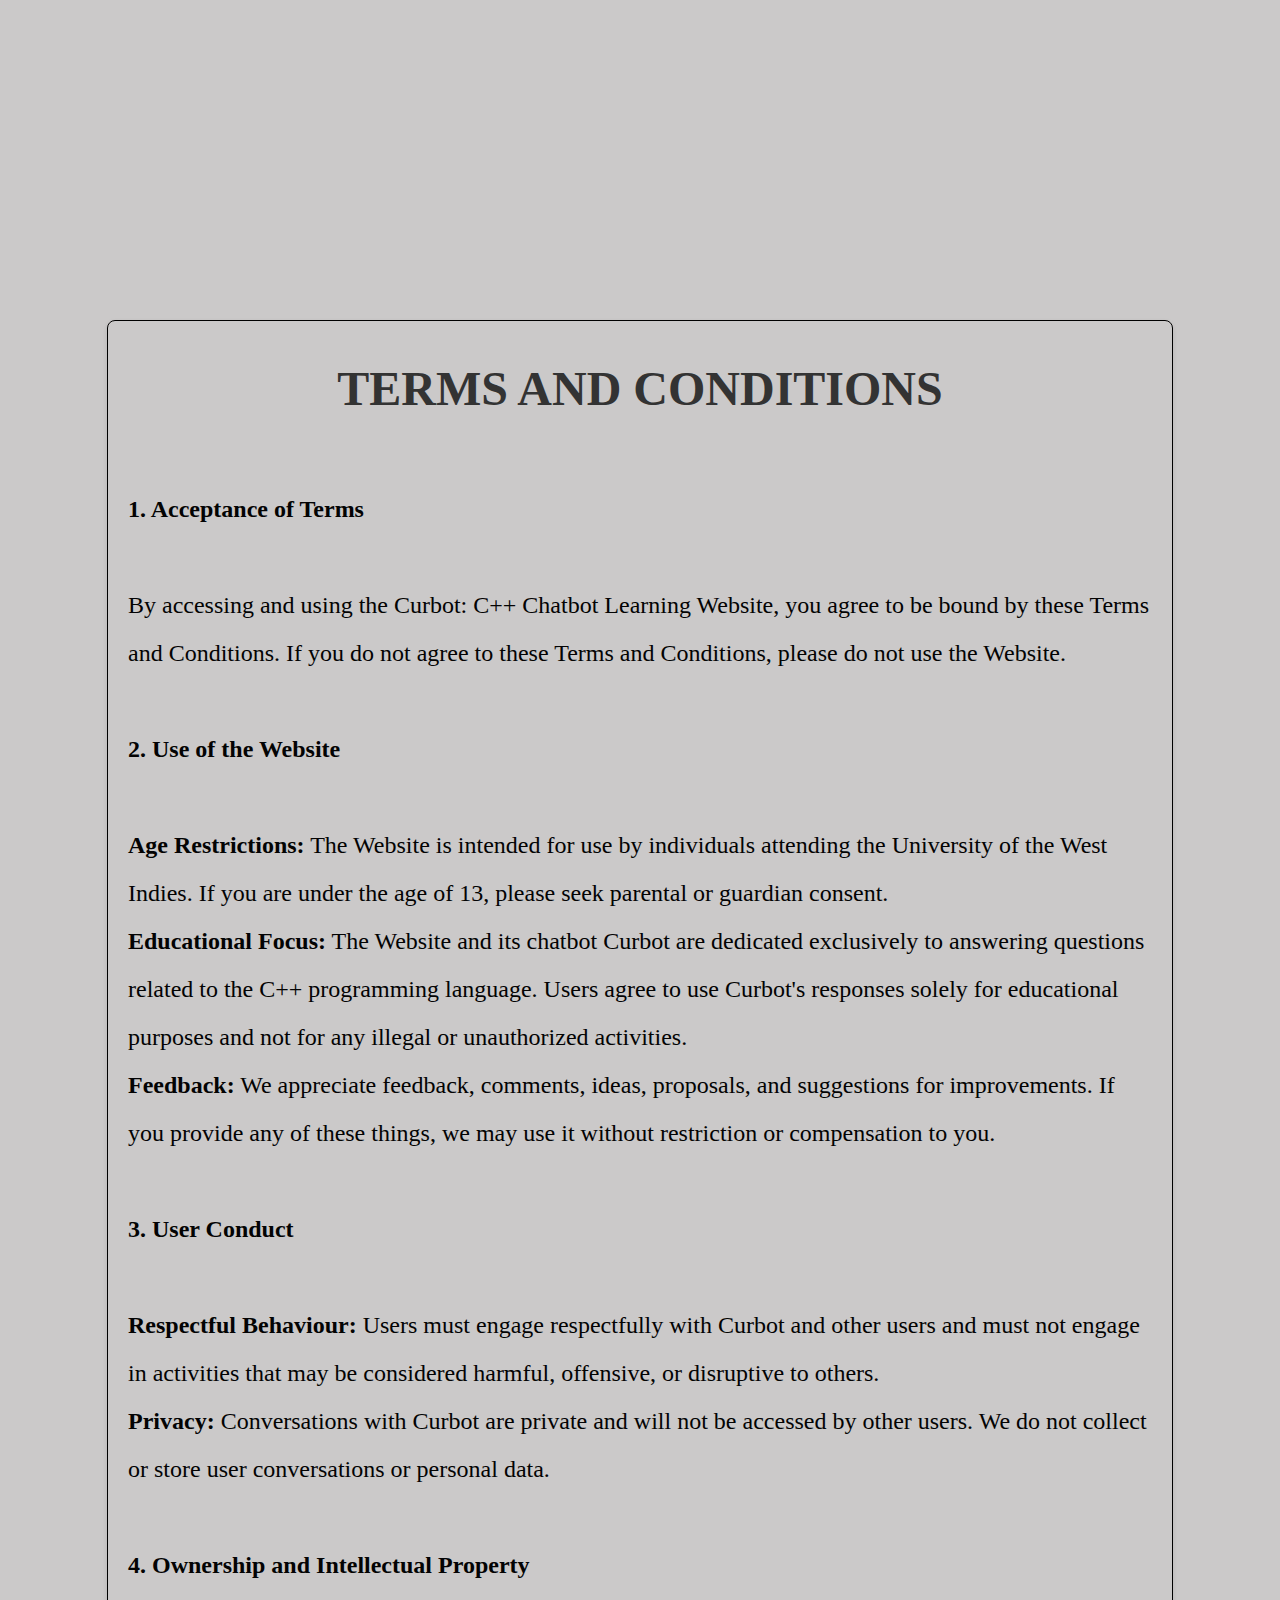
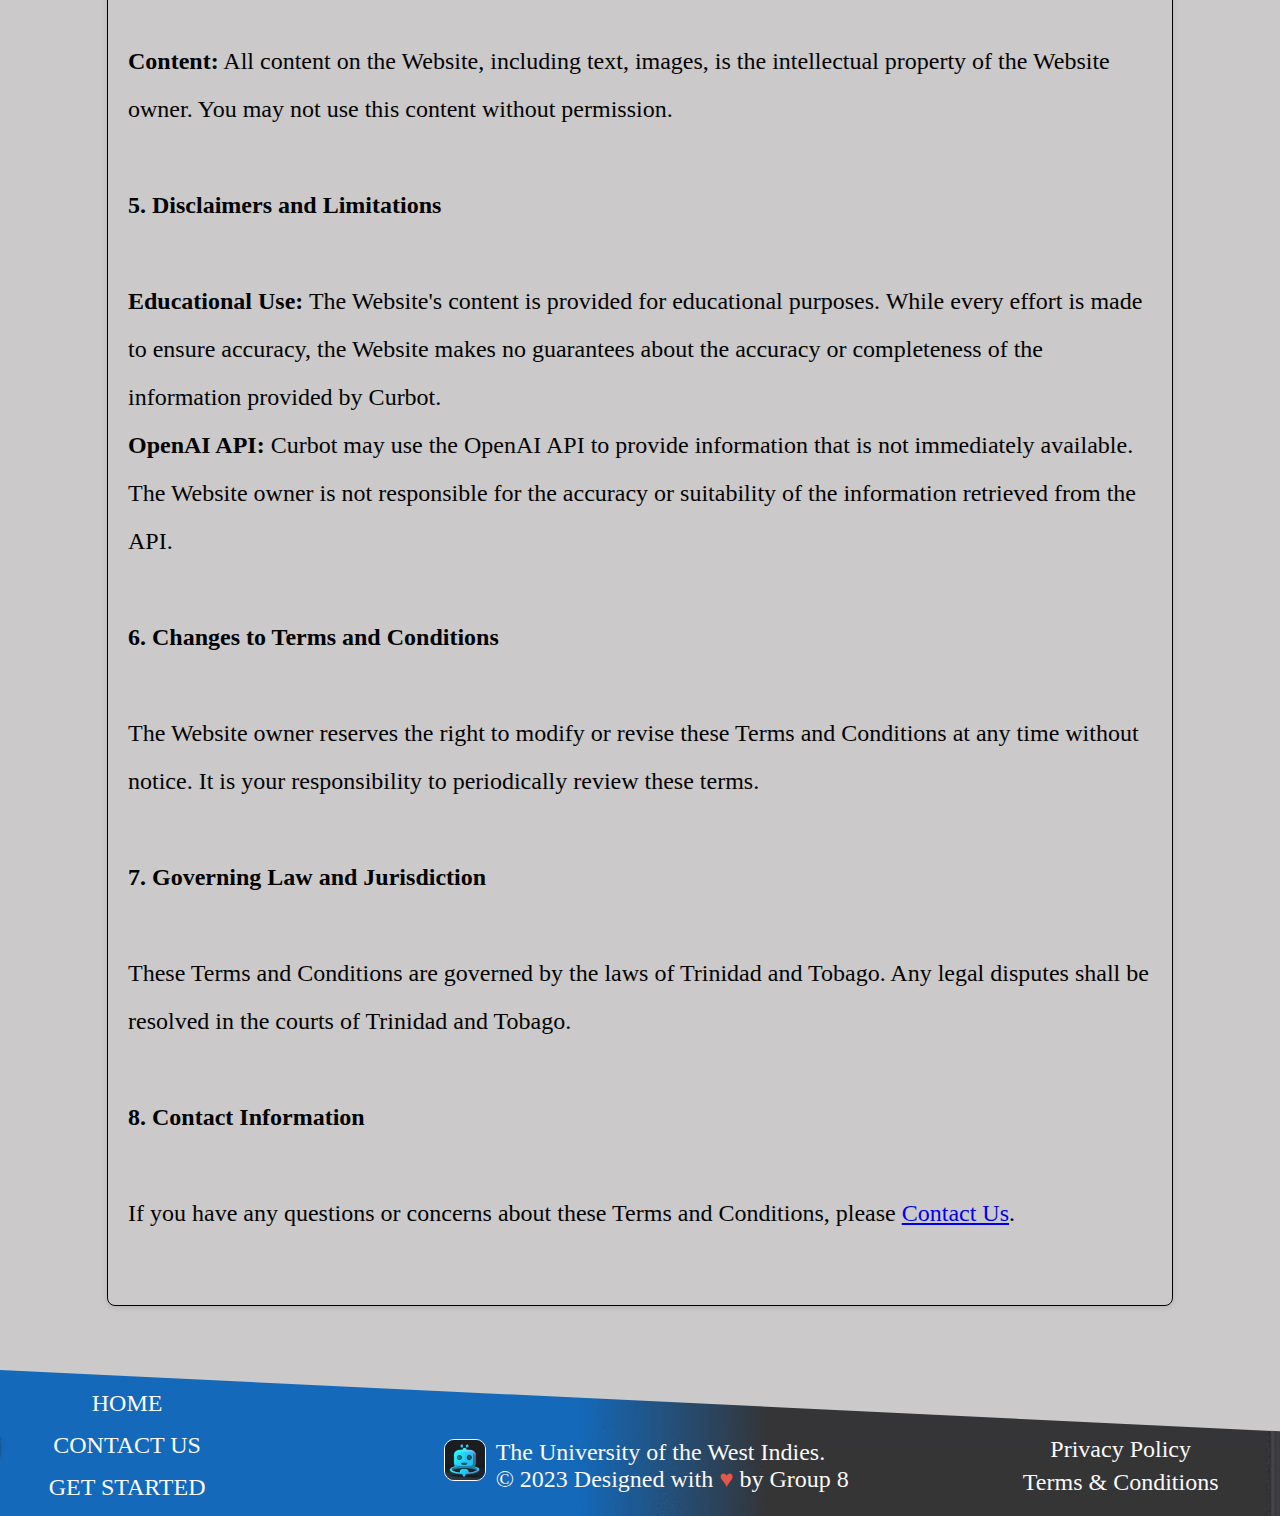
<file: CurBot-main/terms_conditions.html>
<!DOCTYPE html>
<html lang="en">

<head>
  <meta charset="UTF-8">
  <meta name="viewport" content="width=device-width, initial-scale=1.0">
<title>CurBot T&C</title>
<link rel="stylesheet" href="header_styles.css">
<link rel="stylesheet" href="terms_conditions_styles.css">
<link rel="stylesheet" href="footer_styles.css">
<script defer src="menu_func.js"></script>
</head>

<body>
    <header>
        <div class="header-title">
            <div class="header-title-name">
                <a href="index.html">
                  <img class="header-title-img" src="Images/CurBot chatbot.png" alt="C++ Logo">
                </a>
                <span class="header-title-text">CurBot</span>
            </div>
            <div class="header-edition">
                <a href="https://sta.uwi.edu/eng/electrical/about" target="_blank">
                  <img class="header-edition-image" src="Images/eng.jpg" alt="C++ Logo">
                </a>
                <span class="header-edition-text">ECNG:1009</span>
            </div>        
        </div>

        <div class="menu">
            <div class="menu-row1">
                <span class="menu-nums">1</span>
                <button class="menu-items" id="menu-button">//Menu</button>
            </div>
            <div class="menu-row2">
                <span class="menu-nums">3</span>
                <button class="menu-items" id="contact-button">#contactUS</button>
                <button class="menu-items" id="about-button">&lt;about&gt;</button>
            </div>
            <div class="menu-row3">
                <span class="menu-nums">5</span>
                <button class="menu-items" id="topics-button">topics</button>
                <button class="menu-items" id="faq-button">Faq;</button>
            </div>
            <div class="menu-row4">
                <span class="menu-nums">7</span>
                <button class="menu-items" id="lets-button">let's</button>
                <button class="menu-items" id="get-started-button" onclick="redirectToStreamlit()">getStarted()</button>
            </div>          
        </div>
    </header>

    <div class="overlay" id="menu-overlay">
        <div class="overlay-content">
            <img class="overlay-content-img" src="Images/CurBot chatbot.png" alt="C++ Logo">    
          <a href="index.html">Home</a>
          <a href="about.html">About</a>
          <a href="contact.html">Contact</a>
          <a href="topics.html">Topics</a>
          <a href="FAQ.html">FAQ</a>
          <a href="https://curbotchat.vercel.app/">Get Started</a>
          <a href="#" id="close-menu">Close</a>
        </div>
      </div>
      
      <div class="top-mid-container">
        <h2 class="top-mid-title"> TERMS AND CONDITIONS </h2>   
        <span class="top-mid-paragraph">            
            <br>
            <strong>1. Acceptance of Terms</strong>
            <br><br>
            By accessing and using the Curbot: C++ Chatbot Learning Website, you agree to be bound by these Terms and Conditions. If you do not agree to these Terms and Conditions, please do not use the Website.
            <br><br>
            <strong>2. Use of the Website</strong>
            <br><br>
            <strong>Age Restrictions:</strong> The Website is intended for use by individuals attending the University of the West Indies. If you are under the age of 13, please seek parental or guardian consent.
            <br>
            <strong>Educational Focus:</strong> The Website and its chatbot Curbot are dedicated exclusively to answering questions related to the C++ programming language. Users agree to use Curbot's responses solely for educational purposes and not for any illegal or unauthorized activities.
            <br>
            <strong>Feedback:</strong> We appreciate feedback, comments, ideas, proposals, and suggestions for improvements. If you provide any of these things, we may use it without restriction or compensation to you.
            <br><br>
            <strong>3. User Conduct</strong>
            <br><br>
            <strong>Respectful Behaviour:</strong> Users must engage respectfully with Curbot and other users and must not engage in activities that may be considered harmful, offensive, or disruptive to others.
            <br>
            <strong>Privacy:</strong> Conversations with Curbot are private and will not be accessed by other users. We do not collect or store user conversations or personal data.
            <br><br>
            <strong>4. Ownership and Intellectual Property</strong>
            <br><br>
            <strong>Content:</strong> All content on the Website, including text, images, is the intellectual property of the Website owner. You may not use this content without permission.
            <br><br>
            <strong>5. Disclaimers and Limitations</strong>
            <br><br>
            <strong>Educational Use:</strong> The Website's content is provided for educational purposes. While every effort is made to ensure accuracy, the Website makes no guarantees about the accuracy or completeness of the information provided by Curbot.
            <br>
            <strong>OpenAI API:</strong> Curbot may use the OpenAI API to provide information that is not immediately available. The Website owner is not responsible for the accuracy or suitability of the information retrieved from the API.
            <br><br>
            <strong>6. Changes to Terms and Conditions</strong>
            <br><br>
            The Website owner reserves the right to modify or revise these Terms and Conditions at any time without notice. It is your responsibility to periodically review these terms.
            <br><br>
            <strong>7. Governing Law and Jurisdiction</strong>
            <br><br>
            These Terms and Conditions are governed by the laws of Trinidad and Tobago. Any legal disputes shall be resolved in the courts of Trinidad and Tobago.
            <br><br>
            <strong>8. Contact Information</strong>
            <br><br>
            If you have any questions or concerns about these Terms and Conditions, please <a href="contact.html">Contact Us</a>.
            <br><br>  
        </span>
    </div>
   
    <footer class="footer-container">
        
        <div class="footer-content"> 
            <div class="quick-menu-links">
              <ul>
                <li><a href="index.html">HOME</a></li>
                <li><a href="contact.html">CONTACT US</a></li>
                <li><a href="https://curbotchat.vercel.app/">GET STARTED</a></li>
              </ul>
              </div>
            <div class="copyright">
                <img class="bot-img-1" src="Images/CurBot chatbot.png" alt="C++ Logo">
                <p>The University of the West Indies. <br>&copy; 2023 Designed with <span class="heart">&hearts;</span> by Group 8</p>
              </div>
          <div class="legal">
            <p><a href="privacy_policy.html">Privacy Policy</a></p>
            <p><a href="terms_conditions.html">Terms & Conditions</a></p>
          </div>          
        </div>
      
        
      </footer>      

  
</body> 
</html>
</file>
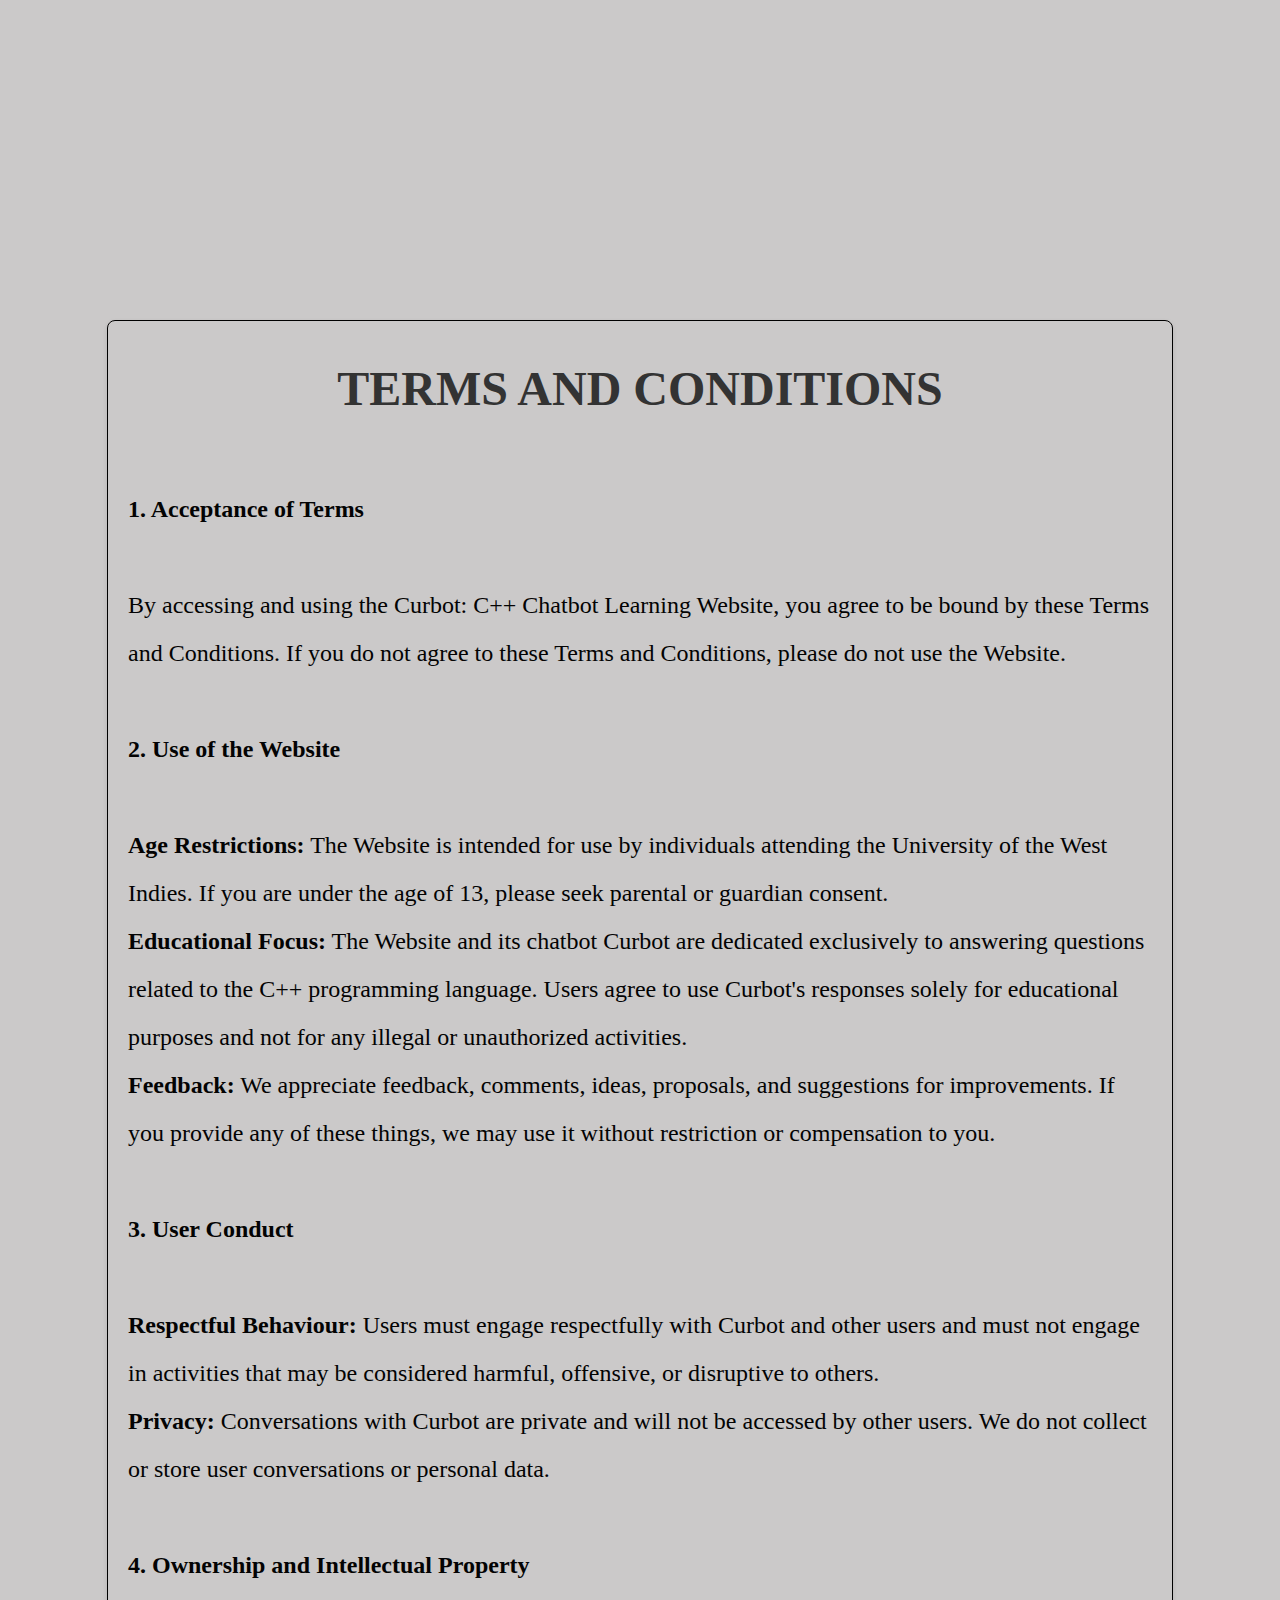
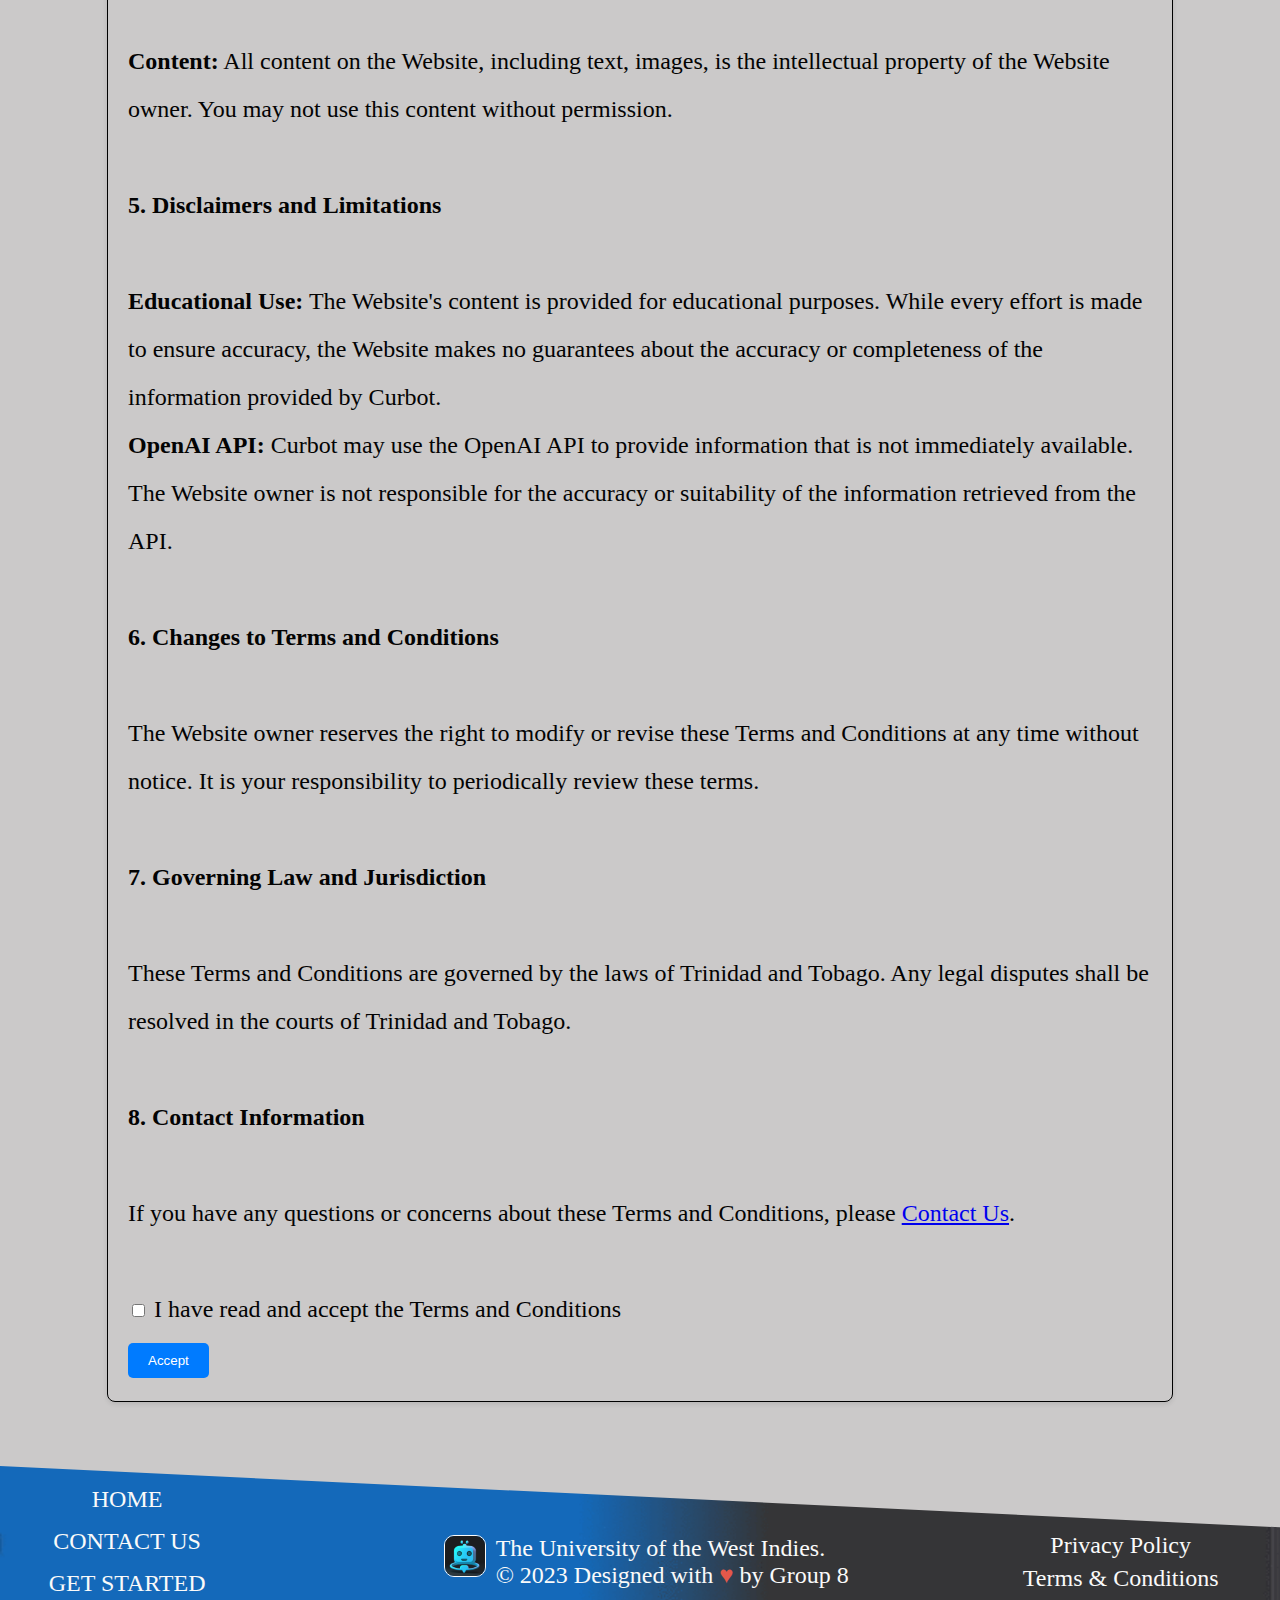
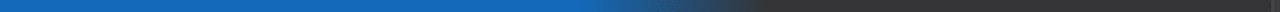
<file: CurBot-main/terms_conditions_box.html>
<!DOCTYPE html>
<html lang="en">

<head>
  <meta charset="UTF-8">
  <meta name="viewport" content="width=device-width, initial-scale=1.0">
<title>Home-Want to learn C++ </title>
<link rel="stylesheet" href="header_styles.css">
<link rel="stylesheet" href="terms_conditions_styles.css">
<link rel="stylesheet" href="footer_styles.css">
<script defer src="menu_func.js"></script>
</head>

<body>
    <header>
        <div class="header-title">
            <div class="header-title-name">
                <a href="index.html">
                  <img class="header-title-img" src="Images/CurBot chatbot.png" alt="C++ Logo">
                </a>
                <span class="header-title-text">CurBot</span>
            </div>
            <div class="header-edition">
                <a href="https://sta.uwi.edu/eng/electrical/about" target="_blank">
                  <img class="header-edition-image" src="Images/eng.jpg" alt="C++ Logo">
                </a>
                <span class="header-edition-text">ECNG:1009</span>
            </div>        
        </div>

        <div class="menu">
            <div class="menu-row1">
                <span class="menu-nums">1</span>
                <button class="menu-items" id="menu-button">//Menu</button>
            </div>
            <div class="menu-row2">
                <span class="menu-nums">3</span>
                <button class="menu-items" id="contact-button">#contactUS</button>
                <button class="menu-items" id="about-button">&lt;about&gt;</button>
            </div>
            <div class="menu-row3">
                <span class="menu-nums">5</span>
                <button class="menu-items" id="topics-button">topics</button>
                <button class="menu-items" id="faq-button">Faq;</button>
            </div>
            <div class="menu-row4">
                <span class="menu-nums">7</span>
                <button class="menu-items" id="lets-button">let's</button>
                <button class="menu-items" id="get-started-button">getStarted()</button>
            </div>          
        </div>
    </header>

    <div class="overlay" id="menu-overlay">
        <div class="overlay-content">
            <img class="overlay-content-img" src="Images/CurBot chatbot.png" alt="C++ Logo">    
          <a href="index.html">Home</a>
          <a href="about.html">About</a>
          <a href="contact.html">Contact</a>
          <a href="topics.html">Topics</a>
          <a href="FAQ.html">FAQ</a>
          <a href="Resources.html">Get Started</a>
          <a href="#" id="close-menu">Close</a>
        </div>
      </div>
      
      <div class="top-mid-container">
        <h2 class="top-mid-title"> TERMS AND CONDITIONS </h2>   
        <span class="top-mid-paragraph">            
            <br>
            <strong>1. Acceptance of Terms</strong>
            <br><br>
            By accessing and using the Curbot: C++ Chatbot Learning Website, you agree to be bound by these Terms and Conditions. If you do not agree to these Terms and Conditions, please do not use the Website.
            <br><br>
            <strong>2. Use of the Website</strong>
            <br><br>
            <strong>Age Restrictions:</strong> The Website is intended for use by individuals attending the University of the West Indies. If you are under the age of 13, please seek parental or guardian consent.
            <br>
            <strong>Educational Focus:</strong> The Website and its chatbot Curbot are dedicated exclusively to answering questions related to the C++ programming language. Users agree to use Curbot's responses solely for educational purposes and not for any illegal or unauthorized activities.
            <br>
            <strong>Feedback:</strong> We appreciate feedback, comments, ideas, proposals, and suggestions for improvements. If you provide any of these things, we may use it without restriction or compensation to you.
            <br><br>
            <strong>3. User Conduct</strong>
            <br><br>
            <strong>Respectful Behaviour:</strong> Users must engage respectfully with Curbot and other users and must not engage in activities that may be considered harmful, offensive, or disruptive to others.
            <br>
            <strong>Privacy:</strong> Conversations with Curbot are private and will not be accessed by other users. We do not collect or store user conversations or personal data.
            <br><br>
            <strong>4. Ownership and Intellectual Property</strong>
            <br><br>
            <strong>Content:</strong> All content on the Website, including text, images, is the intellectual property of the Website owner. You may not use this content without permission.
            <br><br>
            <strong>5. Disclaimers and Limitations</strong>
            <br><br>
            <strong>Educational Use:</strong> The Website's content is provided for educational purposes. While every effort is made to ensure accuracy, the Website makes no guarantees about the accuracy or completeness of the information provided by Curbot.
            <br>
            <strong>OpenAI API:</strong> Curbot may use the OpenAI API to provide information that is not immediately available. The Website owner is not responsible for the accuracy or suitability of the information retrieved from the API.
            <br><br>
            <strong>6. Changes to Terms and Conditions</strong>
            <br><br>
            The Website owner reserves the right to modify or revise these Terms and Conditions at any time without notice. It is your responsibility to periodically review these terms.
            <br><br>
            <strong>7. Governing Law and Jurisdiction</strong>
            <br><br>
            These Terms and Conditions are governed by the laws of Trinidad and Tobago. Any legal disputes shall be resolved in the courts of Trinidad and Tobago.
            <br><br>
            <strong>8. Contact Information</strong>
            <br><br>
            If you have any questions or concerns about these Terms and Conditions, please <a href="contact.html">Contact Us</a>.
            <br><br>
            <input type="checkbox" id="acceptCheckbox"> I have read and accept the Terms and Conditions
            <br>
            <button onclick="acceptTerms()">Accept</button>
        </span>
    </div>
   
    <footer class="footer-container">
        
        <div class="footer-content"> 
            <div class="quick-menu-links">
              <ul>
                <li><a href="index.html">HOME</a></li>
                <li><a href="contact.html">CONTACT US</a></li>
                <li><a href="terms_conditions_box.html">GET STARTED</a></li>
              </ul>
              </div>
            <div class="copyright">
                <img class="bot-img-1" src="Images/CurBot chatbot.png" alt="C++ Logo">
                <p>The University of the West Indies. <br>&copy; 2023 Designed with <span class="heart">&hearts;</span> by Group 8</p>
              </div>
          <div class="legal">
            <p><a href="privacy_policy.html">Privacy Policy</a></p>
            <p><a href="terms_conditions.html">Terms & Conditions</a></p>
          </div>          
        </div>
      
        
      </footer>
      

      <script>

        function createAcceptedFile() {
            // Use the File System API to create a file
            window.requestFileSystem = window.requestFileSystem || window.webkitRequestFileSystem;
    
            window.requestFileSystem(
                window.TEMPORARY,
                1024 * 1024,
                function (fs) {
                    fs.root.getFile('accepted', { create: true }, function (fileEntry) {
                        console.log('File "accepted" created successfully!');
                    }, errorHandler);
                },
                errorHandler
            );
    
            function errorHandler(error) {
                console.error('File system error:', error);
            }
        }

        function acceptTerms() {
            if (document.getElementById('acceptCheckbox').checked) {
                // Add further actions upon acceptance if needed
                createAcceptedFile();
                window.location.href = 'index.html';
            } else {
                alert("Please read and accept the Terms and Conditions.");
            }
        }
    
       
    </script>
    
</body> 
</html>
</file>
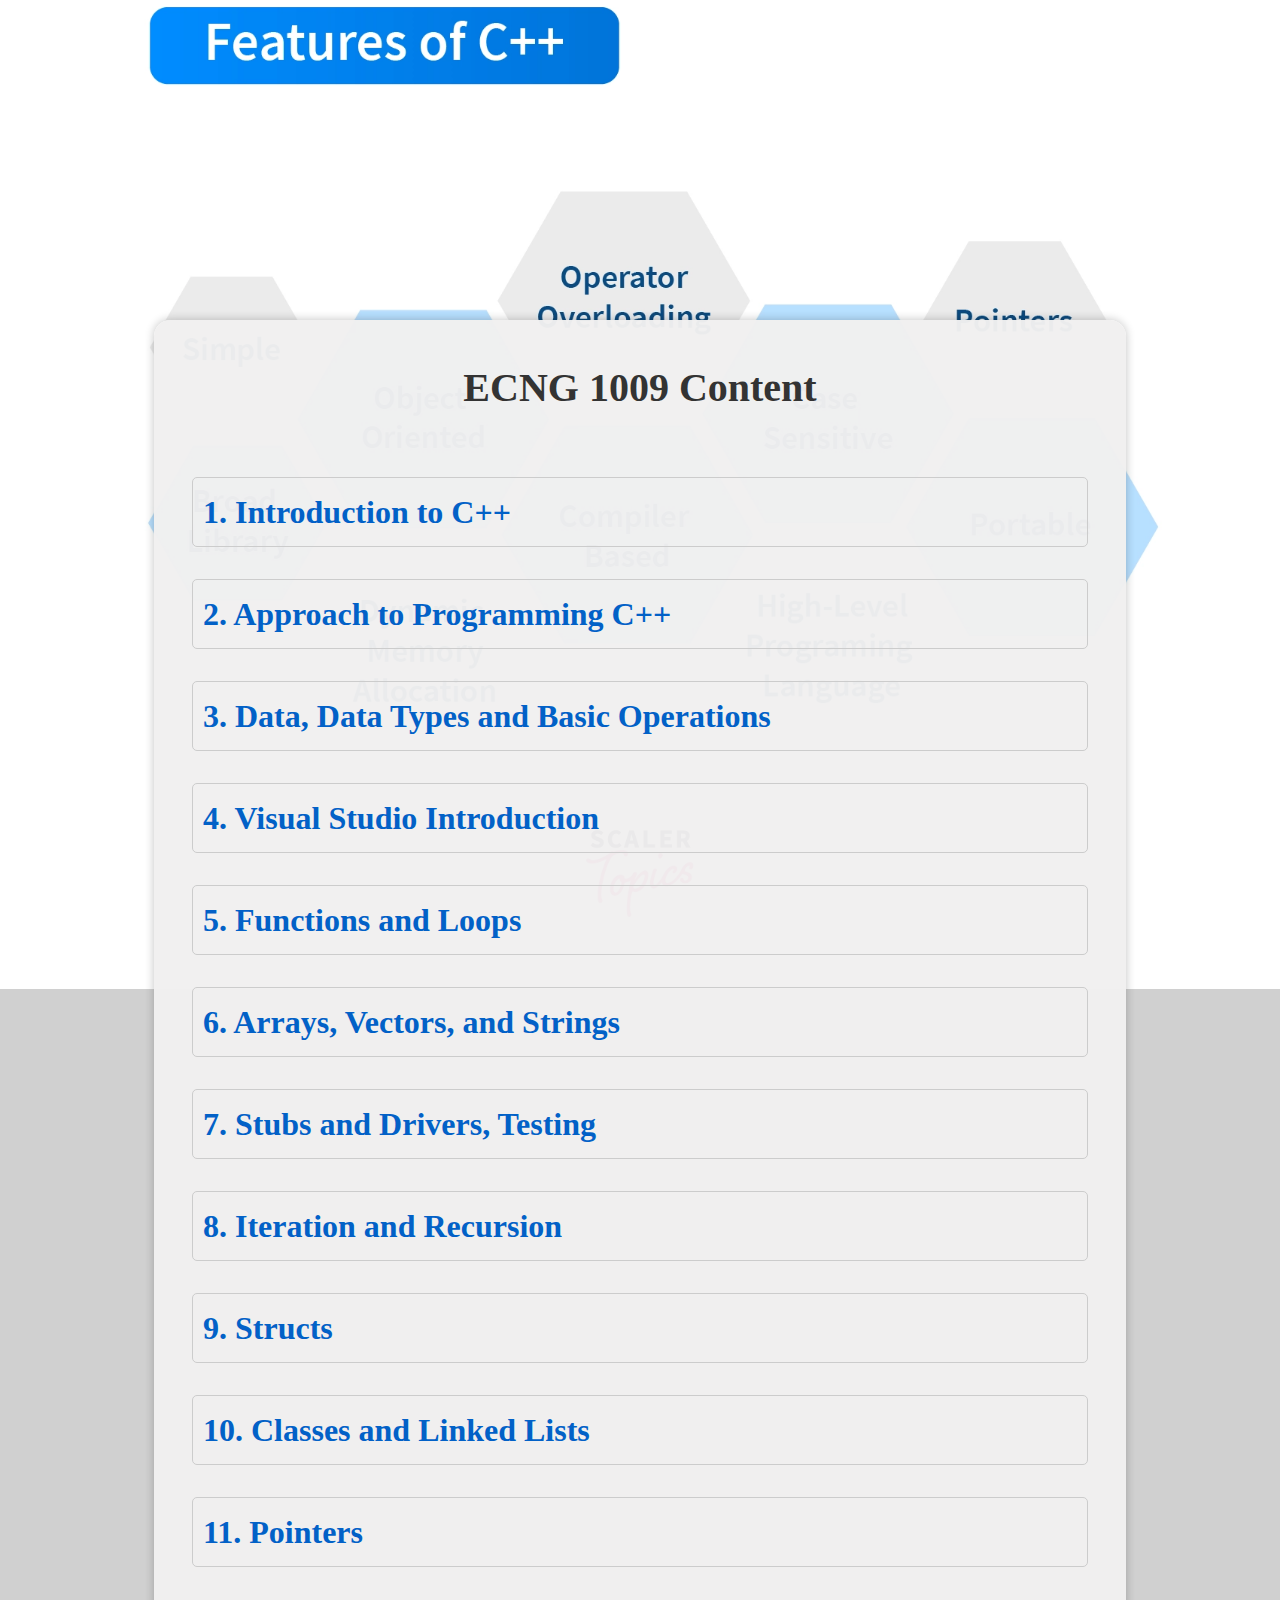
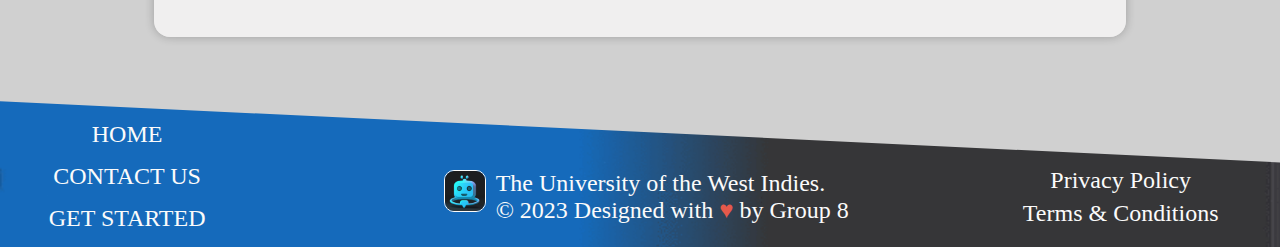
<file: CurBot-main/topics.html>
<!DOCTYPE html>
<html lang="en">

<head>
  <meta charset="UTF-8">
  <meta name="viewport" content="width=device-width, initial-scale=1.0">
<title>CurBot Topics</title>
<link rel="stylesheet" href="header_styles.css">
<link rel="stylesheet" href="topics_styles.css">
<link rel="stylesheet" href="footer_styles.css">
<script defer src="menu_func.js"></script>
</head>

<body>
    <header>
        <div class="header-title">
            <div class="header-title-name">
                <a href="index.html">
                  <img class="header-title-img" src="Images/CurBot chatbot.png" alt="C++ Logo">
                </a>
                <span class="header-title-text">CurBot</span>
            </div>
            <div class="header-edition">
                <a href="https://sta.uwi.edu/eng/electrical/about" target="_blank">
                  <img class="header-edition-image" src="Images/eng.jpg" alt="C++ Logo">
                </a>
                <span class="header-edition-text">ECNG:1009</span>
            </div>        
        </div>

        <div class="menu">
            <div class="menu-row1">
                <span class="menu-nums">1</span>
                <button class="menu-items" id="menu-button">//Menu</button>
            </div>
            <div class="menu-row2">
                <span class="menu-nums">3</span>
                <button class="menu-items" id="contact-button">#contactUS</button>
                <button class="menu-items" id="about-button">&lt;about&gt;</button>
            </div>
            <div class="menu-row3">
                <span class="menu-nums">5</span>
                <button class="menu-items" id="topics-button">topics</button>
                <button class="menu-items" id="faq-button">Faq;</button>
            </div>
            <div class="menu-row4">
                <span class="menu-nums">7</span>
                <button class="menu-items" id="lets-button">let's</button>
                <button class="menu-items" id="get-started-button" onclick="redirectToStreamlit()">getStarted()</button>
            </div>          
        </div>
    </header>

    <div class="overlay" id="menu-overlay">
        <div class="overlay-content">
            <img class="overlay-content-img" src="Images/CurBot chatbot.png" alt="C++ Logo">    
          <a href="index.html">Home</a>
          <a href="about.html">About</a>
          <a href="contact.html">Contact</a>
          <a href="topics.html">Topics</a>
          <a href="FAQ.html">FAQ</a>
          <a href="https://curbotchat.vercel.app/">Get Started</a>
          <a href="#" id="close-menu">Close</a>
        </div>
      </div>
      <div class="container">
        <span class="top-title">ECNG 1009 Content</span>
        <div class="topics-list">
      
          <div class="topic" onclick="toggleDescription(this)">
            1. Introduction to C++
            <div class="description">
              An overview of C++ and its fundamental concepts. This section provides a solid introduction to the C++
              programming language, laying the groundwork for understanding more advanced topics.
            </div>
            <div class="sub-topic">1.1. Sub-Topics Covered
              <div class="sub-topics">
                <span>1.1.1. Understanding the Build Process in C/C++</span>
                <span>1.1.2. Watch Variables with Watch Windows</span>
                <span>1.1.3. Debugger Tips and Tricks</span>
              </div>
            </div>
          </div>
      
          <div class="topic" onclick="toggleDescription(this)">
            2. Approach to Programming C++
            <div class="description">
              Exploring the approach to programming in C++. This section delves into the methodology and mindset
              required for effective C++ programming, emphasizing the importance of creating clear algorithms and flowcharts.
            </div>
            <div class="sub-topic">2.1. Sub-Topics Covered
              <div class="sub-topics">
                <span>2.1.1. Creating Algorithms</span>
                <span>2.1.2. Creating Flowcharts</span>
              </div>
            </div>
          </div>
      
          <div class="topic" onclick="toggleDescription(this)">
            3. Data, Data Types and Basic Operations
            <div class="description">
              Understanding data types and basic operations in C++. This section is fundamental to grasping how to
              handle different types of data and perform essential operations, setting the stage for more complex programming.
            </div>
          </div>
      
          <div class="topic">
            4. Visual Studio Introduction
            <div class="description">
              Introduction to the Visual Studio development environment for C++. This topic familiarizes you with the
              powerful tools and features provided by Visual Studio, enhancing your coding experience and productivity.
            </div>
          </div>
      
          <div class="topic">
            5. Functions and Loops
            <div class="description">
              Exploring functions and loop structures in C++. Dive into the world of functions and loops, essential
              building blocks for creating modular and efficient C++ programs.
            </div>
          </div>
      
          <div class="topic">
            6. Arrays, Vectors, and Strings
            <div class="description">
              Working with arrays, vectors, and strings in C++. This section covers the manipulation of structured data
              types, providing practical insights into handling collections and text in C++.
            </div>
          </div>
      
          <div class="topic">
            7. Stubs and Drivers, Testing
            <div class="description">
              Understanding stubs and drivers for testing in C++. Explore the concepts of stubs and drivers, crucial
              components in the testing phase of software development, ensuring the reliability of your C++ programs.
            </div>
          </div>
      
          <div class="topic">
            8. Iteration and Recursion
            <div class="description">
              Exploring iteration and recursion in C++ programming. Delve into the concepts of iteration and recursion,
              two powerful techniques for solving problems and structuring algorithms in C++.
            </div>
          </div>
      
          <div class="topic">
            9. Structs
            <div class="description">
              Introduction to structures in C++. This section introduces the concept of structs, allowing you to
              organize and group related data in your C++ programs effectively.
            </div>
          </div>
      
          <div class="topic">
            10. Classes and Linked Lists
            <div class="description">
              Working with classes and linked lists in C++. Dive into the world of object-oriented programming with
              classes and explore the dynamic data structure of linked lists in C++.
            </div>
          </div>
      
          <div class="topic">
            11. Pointers
            <div class="description">
              Understanding pointers in C++ and their applications. This section demystifies the concept of pointers in
              C++, illustrating their practical applications and the benefits they bring to your programming toolbox.
            </div>
          </div>
      
        </div>
      </div>
      
    
    
    <footer class="footer-container">
        
        <div class="footer-content"> 
            <div class="quick-menu-links">
              <ul>
                <li><a href="index.html">HOME</a></li>
                <li><a href="contact.html">CONTACT US</a></li>
                <li><a href="https://curbotchat.vercel.app/">GET STARTED</a></li>
              </ul>
              </div>
            <div class="copyright">
                <img class="bot-img-1" src="Images/CurBot chatbot.png" alt="C++ Logo">
                <p>The University of the West Indies. <br>&copy; 2023 Designed with <span class="heart">&hearts;</span> by Group 8</p>
              </div>
          <div class="legal">
            <p><a href="privacy_policy.html">Privacy Policy</a></p>
            <p><a href="terms_conditions.html">Terms & Conditions</a></p>
          </div>          
        </div>
      
        
      </footer>

      <script>
  document.addEventListener("DOMContentLoaded", function () {
  const topics = document.querySelectorAll('.topic');

  topics.forEach(topic => {
    topic.addEventListener('click', function () {
      const description = this.querySelector('.description');
      const subTopics = this.querySelector('.sub-topic');

      if (description) {
        description.style.display = description.style.display === 'block' ? 'none' : 'block';
      }

      // if (subTopics) {
      //   subTopics.style.display = subTopics.style.display === 'block' ? 'none' : 'block';
      // }
    });
  });
});


    </script>
 
    
      
         
  </body> 
</html>
</file>
<file: CurBot-main/about_styles.css>
body {
  font-family: 'Arial', sans-serif;
  background-color: #f5f5f5;
  color: #333;
  margin: 0;
  padding: 0;
}

.mid-container {
  display: flex;
  flex-direction: column;
  align-items: center;
  justify-content: center;
  width: 60%;
  margin: 0 auto;
  padding: 3vw;
  background-color: #ffffff69;
  /* box-shadow: 0 0 10px rgba(0, 0, 0, 0.24); */
  border-radius: 8px;
  margin-top: 50px;
  margin-bottom: 50px;
  font-family: 'Courier New', Courier, monospace;
  line-height: 1.75;
  font-weight: bold;
  font-size: clamp(0.75rem, 2vw, 1.25rem);
}

@media (width <= 1280px) {
  .mid-container {
  width: 80%;
  }
}

/* .mid-container p {
  font-size: clamp(1rem, 2vw, 1.5rem);
  
} */

@keyframes fade {
  from {
    opacity: 0.5;
  }
  to {
    opacity: 1;
  }
  0% {
    opacity: 0.5;
  }
}



.slide-in {
  opacity: 1;
  transform: translateY(0);
}

.mid-title {
  font-size: clamp(1rem, 3vw, 2rem);
  text-align: center;
  color: #000000b4; 
  border-bottom: 1px solid #000000b4;
  width: 30%;
  padding-bottom: 1vw;
  /* animation: pulse linear both;
  animation-timeline: view(); */
}


.animated-paragraph {
  text-align: center;
  color: #2681cc; 
  /* font-size: clamp(1rem, 2vw, 1.5rem); */
  line-height: 2;
  margin-top: 20px;
  /* animation: pulse linear both;
  animation-timeline: view(); */
}

.mission-section,
.offerings-section,
.commitment-section,
.get-started-section,
.contact-section {
  display: flex;
  flex-direction: column;
  align-items: center;
  justify-content: center;
  margin-top: 30px;
  /* font-size: clamp(1rem, 2vw, 1.5rem); */
  /* animation: pulse linear both;
  animation-timeline: view(); */
}

@keyframes pulse {
  0% {
    transform: scale(1);
    opacity: 0.8;
  }
  25% {
    transform: scale(1.05);
    opacity: 0.9;
  }
  50% {
    transform: scale(1.1);
    opacity: 1;
  }
  75% {
    transform: scale(1.05);
    opacity: 0.9;
  }
  100% {
    transform: scale(1);
    opacity: 0.8;
  }
}

.mission-title,
.offerings-title,
.commitment-title,
.get-started-title {
  text-align: center;
  font-size: clamp(1rem, 3vw, 2rem);
  color: #00000084;
 
}

.offerings-list {
  list-style: none;
  padding: 0;
}

.offerings-item {
  font-weight: bold;
  color: #2681cc;
}

.offerings-description,
.commitment-paragraph,
.get-started-paragraph,
.contact-paragraph {
  margin-top: 10px;
}

.get-started-button,
.contact-link {
  background-color: #3498db;
  color: #fff;
  padding: 10px 20px;
  text-decoration: none;
  border-radius: 5px;
  margin-top: 20px;
  transition: background-color 0.3s ease;
  /* font-size: clamp(1rem, 3vw, 1.5rem); */
}

.get-started-button:hover,
.contact-link:hover {
  background-color: #2980b9;
  
}

.thank-you {
  text-align: center;
  margin-top: 30px;
  font-style: italic;
  color: #888;
}
</file>
<file: CurBot-main/header_styles.css>
body {
  margin: 0;
  /* padding-top: 17.5vw; */  
  font-family: 'Consolas';
  background-color: rgba(196, 196, 196, 0.795);
}

header {  
  /* position: fixed; */
  top: 0;
  left: 0;
  right: 0;
  height: clamp(10rem, 20vw, 30rem);
  background-image: url(Images/header2.gif);
  background-size: cover;
  background-position: top;
  overflow: hidden;
  color: #fff;
  text-align: center;
  display: grid;
  grid-template-columns: auto auto;
  grid-template-areas: "header-title menu-items";
  -webkit-clip-path: polygon(0 0, 100% 0, 100% 100%, 0 58%);
  clip-path: polygon(0 0, 100% 0, 100% 100%, 0 58%);
  z-index: 1;  
  opacity: 0;
  transform: translateY(-50px);
  transition: opacity 0.5s ease-in-out, transform 0.5s ease-in-out;
  animation: slideIn 0.5s ease-in-out forwards;
  /* margin-bottom: 3vw; */
  /* border: 1px solid #000000; */
}

@keyframes slideIn {
  to {
    opacity: 0.9;
    transform: translateY(0);
  }
}


.header-title {
  grid-area: header-title;
  display: flex;
  /* display: grid;
  grid-template-columns: auto auto; 
  grid-template-areas:       
    "header-title-name  header-edition"; */
  align-items: center;     
  justify-content: center; 
  background-color: transparent;
  width: 60vw;
  height: clamp(7rem, 14vw, 20rem); 
  margin-top: -1vw;
  /* margin-left: 5vw; */
  /* border: 1px solid #000000; */
  opacity: 1;
}

.header-title-name {
  grid-area: header-title-name; 
  display: flex;
  /* border: 1px solid #000000; */
  width: 30vw;
  align-items: center;     
  justify-content: left;
}

.header-title-img {
  grid-area: header-title-img;  
  width: clamp(3rem, 5vw, 10rem);    
  overflow: hidden;
  border-radius: 5px;
  box-shadow: 0 0 5px rgba(0, 0, 0, 0.5);
  transition: transform 2s ease; 
  margin: 5px;
}

.header-title-img:hover {
  transform: scaleX(-1); 
}

.header-title-text {
  font-size: clamp(1.2rem, 2vw, 3rem);;  
}

.header-edition {
  grid-area: header-edition;
  display: flex;
  flex-direction: column; 
  align-items: flex-start;
  width: 25vw;
  margin-top: 2.5vw;
  margin-left: -5vw; 
  /* border: 1px solid #000000; */
}

.header-edition-text{  
  font-size: clamp(1rem, 2vw, 3rem);
  margin: 0.125rem;
  /* border: 1px solid #000000;   */
  margin-left: clamp(0.5rem, 1.2vw, 1rem);
}

.header-edition-image {
  display: flex;
  height: clamp(2.5rem, 5vw, 8rem);
  border-radius: 5px; 
  overflow: hidden;
  transition: transform 0.3s ease; 
  border: 1px solid #000000;
}

.header-edition-image:hover {
  transform: scale(1.2); 
  /* overflow: visible; */
}


.menu {
  grid-area: menu-items;    
  display: grid;
  grid-template-columns: auto; 
  grid-template-areas: 
    "menu-row1"   
    "menu-row2"
    "menu-row3"
    "menu-row4"; 
  background-color: transparent;
  width: 40vw;
  height: clamp(8.5rem, 16vw, 20rem);
  opacity: 1;
  /* margin-top: 0.3vw; */
  /* margin-left: 2vw; */
  /* border: 1px solid rgb(241, 241, 241); */
}

.menu-items {
  cursor: pointer;
  color: #ffffff;
  text-decoration: none;
  background-color: transparent; 
  border: none;
  transition: background-color 0.3s ease; 
  display: flex;
  align-items: center; 
  font-size: clamp(1rem, 2vw, 3rem);
  border-radius: 5px;
  height: auto;
  padding: 0;
  padding-right: 20px;
  /* border: 1px solid black; */
}

.menu-nums {
  display: flex;
  flex-direction: column; 
  align-items: center;     
  justify-content: center; 
  font-size: clamp(1rem, 2vw, 3rem);
  margin-right: 1vw;
  color: rgba(255, 255, 255, 0.548);
  /* border: 1px solid black; */
  /* padding: 2px; */
  padding-right: 5px;
}

.menu-items:hover {
  background-color: #ffffff; 
}

#lets-button {
  pointer-events: none;
  cursor: default;
}

.menu-row1 {
  grid-area: menu-row1;
  display: inline-flex;
}

.menu-row2 {
  grid-area: menu-row2;
  display: inline-flex;
}

.menu-row3 {
  grid-area: menu-row3;
  display: inline-flex;
}

.menu-row4 {
  grid-area: menu-row4;
  display: inline-flex;
}

#menu-button {
  grid-area: menu-button;
  color: #6A9955;
}

#contact-button {
  color: #BF55EC;
  padding: 0;
}

#about-button {
  color: #B37E6A;
  padding: 0;
}

#topics-button {
  color: #569CD6;
  padding-left: 0;
}

#faq-button {
  color: #00d3e2;
}

#lets-button {
  color: #569CD6;
  padding-left: 0;
}

#get-started-button {
  color: #bba947;
} 

.overlay {
  display: none;
  position: fixed;
  top: 0;
  left: 0;
  width: 100%;
  height: 100%;
  background-color: rgba(0, 0, 0, 0.7); 
  z-index: 1;
}

.overlay-content {
  position: absolute;
  top: 50%;
  left: 50%;
  transform: translate(-50%, -50%);
  text-align: center;
  background-color: rgba(0, 0, 0, 0.747);
  width: auto;
  height: clamp(auto, 1vmin, 60dvh);
  border: 1px solid;
  border-radius: 10px;
  padding: clamp(0.25rem, 1vmin, 1rem);
  padding-left: clamp(2rem, 1vmin, 4rem);
  padding-right: clamp(2rem, 1vmin, 4rem);
  /* margin: 5px; */
  box-shadow: 0 0 5px rgba(255, 255, 255, 0.5);
}

.overlay-content-img {
  width: clamp(3rem, 5vmax, 3.5rem);
  margin-top: 10px;
  border: 1px solid;
  border-radius: 10%;
}

.overlay a {
  display: block;
  margin: 15px 0;
  color: white;
  text-decoration: none;
  font-size: clamp(1.2rem, 3.5vmin, 1.5rem);
  margin-bottom: clamp(1.2rem, 3.5vmin, 1.5rem);
  text-align: center;
}

.overlay a:nth-child(7) {
  color: #bba947;
  font-weight: bold;
  /* background-color: rgba(255, 255, 255, 0.781); */

}

.overlay a:last-child {
  color: rgba(255, 255, 255, 0.781);
  font-weight: bold;
  margin-bottom: 15px;
  border: 1px solid rgba(255, 255, 255, 0.781);
  border-radius: 5px;
  background-color: rgba(243, 29, 29, 0.87); 
}

.overlay a:hover {
  /* text-decoration: underline; */
  color: #ffcc00;
}

.overlay a:last-child:hover {
  color: rgba(243, 29, 29, 0.87);
  border: 1px solid rgba(243, 29, 29, 0.87);
  background-color: rgba(255, 255, 255, 0.781);
}

/* Add styles to make the overlay visible when active */
.overlay.active {
  display: block;
}

@media (width <= 500px) {
  .header-edition {
    display: none;
  }

  .menu-items,
  .menu-nums {
    display: none;
  }

  #menu-button {
    display: inline-flex;
    margin-left: 5vw;
    margin-top: clamp(2.5rem, 1vw, 5rem); 
    font-size: 2rem;
    
    /* border: 1px solid black; */
  }

  /* header {
    height: 30vw;
  } */

  .header-title-name {
    margin-left: -15vw;
    /* border: 1px solid black; */
  }

  .header-title-text {
    font-size: 1.5rem;
    margin-bottom: -4vw;
  }

  @media (width <= 286px) {

    .header-title-text {
      display: none;
    }

    #menu-button {
      margin-left: -2vw;
      margin-top: 13vw;
    }

    .header-title-img {
      margin-left: 7vw;
    }

  }

}
</file>
<file: CurBot-main/footer_styles.css>
.footer-container {
  background-image: url('Images/header2.gif');
  background-size: cover; /* Adjust as needed */
  background-position: center center; /* Adjust as needed */
  color: #fff;
  box-shadow: 0 0 3px #3498db;
  height: auto;
  -webkit-clip-path: polygon(0 0, 100% 42%, 100% 100%, 0% 100%);
  clip-path: polygon(0 0, 100% 42%, 100% 100%, 0% 100%);
  opacity: 0.9;
}

.footer-content {
  display: flex;
  justify-content: space-around;
  align-items: center;
  height: auto;
  padding: 0px;
  padding-top: 20px;
  bottom: 0;
  margin: 0;
  /* border: 1px solid; */
  opacity: 1;
  font-size: clamp(1rem, 2vw, 1.5rem);
}

.quick-menu-links {
  display: flex;
  flex-direction: column;
  align-items: center;
  justify-content: center;
  /* margin-left: -3%; */
  margin-right: 5vw;
  margin-left: -3vw;
  /* border-top: 1.5px solid;
  border-bottom: 1.5px solid; */
}

/* .quick-menu-links ul li:nth-child(2) {
  display: none;
} */

.legal {
  margin-bottom: -2vw;
  margin-right: -2vw;
}

.quick-menu-links,
.legal {
  text-align: center;
}

.quick-menu-links p,
.legal p {
  margin: 0;
}

.quick-menu-links li {
  margin-bottom: 15px;
}

.quick-menu-links ul,
.legal ul {
  list-style: none;
  padding: 0;
  margin: 0;
}

.quick-menu-links a,
.legal a {
  color: #fff;
  text-decoration: none;
}

.legal p:last-child{
  margin-top: 0.5vw;
}

.quick-menu-links a:hover,
.legal a:hover {
  color: #07f007;
}

.copyright {
  bottom: 0;
  display: flex;
  /* flex-direction: column; */
  /* justify-content: center; */
  text-align: left;
  padding: 0;
  /* border: 1px solid; */
  margin-bottom: -2vw;
}

.copyright p {
  /* border: 1px solid; */
  margin: 0;
}

.bot-img-1 {
  height: clamp(2.5rem, 3vw, 4rem);
  width: auto;
  margin: 0;
  margin-right: 10px;
  opacity: 1;
  border: 1px solid;
  border-radius: 10px;
}

.heart {
  color: #e74c3c;
  
}

@media (width <= 710px) {
  .copyright p {
    display: none;
  }

  .bot-img-1 {    
    margin-right: 0px;
  }
 
}
</file>
<file: CurBot-main/contact_styles.css>
body {
  background-image: url(Images/postoffice3.jpg);
  background-position: center;
  background-repeat: no-repeat; 
  background-size: cover; 
  background-attachment: fixed; 
  display: flex;
  flex-direction: column;
  background-color: #1671d9;
  /* border: 1px solid rgb(247, 247, 247); */
}

.letter-image {
  /* position: absolute; */
  top: 50%;
  left: 50%;
  width: clamp(5rem, 3vw, 12.5rem);
  height: 200px;
  -webkit-transform: translate(-50%, -50%);
  -moz-transform: translate(-50%, -50%);
  transform: translate(-50%, -50%);
  cursor: pointer;
  margin-top: -2vw;
}

.animated-mail {
  position: absolute;
  height: 150px;
  width: 200px;
  -webkit-transition: .4s;
  -moz-transition: .4s;
  transition: .4s;
  /* border: 1px solid white; */
  margin-left: 65vw;
  margin-top: -1vw;
  
  .body {
    position: absolute;
    bottom: 0;
    width: 0;
    height: 0;
    border-style: solid;
    border-width: 0 0 100px 200px;
    border-color: transparent transparent #e95f55ee transparent;
    z-index: 2;   
  }
  
  .top-fold {
    position: absolute;
    top: 50px;
    width: 0;
    height: 0;
    border-style: solid;
    border-width: 50px 100px 0 100px;
    -webkit-transform-origin: 50% 0%;
    -webkit-transition: transform .4s .4s, z-index .2s .4s;
    -moz-transform-origin: 50% 0%;
    -moz-transition: transform .4s .4s, z-index .2s .4s;
    transform-origin: 50% 0%;
    transition: transform .4s .4s, z-index .2s .4s;
    border-color: #cf4a43ee transparent transparent transparent;
    z-index: 2;
  }
  
  .back-fold {
    position: absolute;
    bottom: 0;
    width: 200px;
    height: 100px;
    background: #cf4a43ee;
    z-index: 0;
  }
  
  .left-fold {
    position: absolute;
    bottom: 0;
    width: 0;
    height: 0;
    border-style: solid;
    border-width: 50px 0 50px 100px;
    border-color: transparent transparent transparent #e15349ee;
    z-index: 2;
  }
  
  .letter {
    left: 20px;
    bottom: 0px;
    position: absolute;
    width: 160px;
    height: 60px;
    background: white;
    z-index: 1;
    overflow: hidden;
    -webkit-transition: .4s .2s;
    -moz-transition: .4s .2s;
    transition: .4s .2s;
    
    .letter-border {
      height: 10px;
      width: 100%;
      background: repeating-linear-gradient(
        -45deg,
        #cb5a5eee,
        #cb5a5eee 8px,
        transparent 8px,
        transparent 18px
      );
    }
    
    .letter-title {
      margin-top: 10px;
      /* margin-left: 5px; */
      display: flex;
      align-items: center;
      justify-content: center;
      height: 10px;
      width: 100%;
      background: transparent;
    }
    .letter-context {
      margin-top: 30px;
      display: flex;
      align-items: center;
      justify-content: center;
      height: 10px;
      width: 100%;
      background: transparent;
      font-size: 20px;
    }
    
    .letter-stamp {
      margin-top: 30px;
      margin-left: 120px;
      border-radius: 100%;
      height: 30px;
      width: 30px;
      background: #cb5a5eee;
      opacity: 0.3;
    }
  }
}

.shadow {
  position: absolute;
  margin-left: 68.3vw;
  margin-top: -1vw;
  top: 200px;
  left: 50%;
  width: 250px;
  height: 30px;
  transition: .4s;
  transform: translateX(-50%);
  -webkit-transition: .4s;
  -webkit-transform: translateX(-50%);
  -moz-transition: .4s;
  -moz-transform: translateX(-50%);
  
  border-radius: 100%;
  background: radial-gradient(rgba(0,0,0,0.5), rgba(0,0,0,0.0), rgba(0,0,0,0.0));
}

  .letter-image:hover {
    .animated-mail {
      transform: translateY(50px);
      -webkit-transform: translateY(50px);
      -moz-transform: translateY(50px);
    }
    
    .animated-mail .top-fold {
      transition: transform .4s, z-index .2s;
      transform: rotateX(180deg);
      -webkit-transition: transform .4s, z-index .2s;
      -webkit-transform: rotateX(180deg);
      -moz-transition: transform .4s, z-index .2s;
      -moz-transform: rotateX(180deg);
      z-index: 0;
    }
    
    .animated-mail .letter {
      height: 180px;
    }
    
    .shadow {
      width: 200px;
    }
  }

  .container {  
    display: flex; 
    flex-direction: column;   
    /* border: 1px solid white; */
    /* margin: 10vw; */
    margin-top: 10vw;
    margin-bottom: 10vw;
  }

  .names {
    margin-top: 6vw;
    margin-left: clamp(10rem, 30vw, 33rem);
    color: rgba(255, 255, 255, 0.925);
    font-size: clamp(0.75rem, 3vw, 2rem);
  }

  .role {
    color:rgb(58, 58, 57);
    font-size: clamp(1rem, 3vw, 2.5rem);
    font-weight: bold;
  }
  .page-title {
    color: #bba947;
    color:rgb(255, 255, 255);
    font-size: clamp(2rem, 5vw, 4rem);
    display: flex;
    font-weight: bold;
    justify-content: center;
    margin: 2vw;
    font-family:'Trebuchet MS', 'Lucida Sans Unicode', 'Lucida Grande', 'Lucida Sans', Arial, sans-serif
  }

  @media (width <= 1800px) {
    .shadow {      
      margin-left: 68.6vw;
      margin-top: clamp(-0.5rem, -4vw, -5rem);
    }

    @media (width <= 1600px) 
  {
    .shadow {      
      margin-left: 68.85vw;
    }


    @media (width <= 1440px) {
      .names {
        
        margin-left: clamp(10rem, 30vw, 21rem);
       
      }
  
      .shadow {      
        margin-left: 74.5vw;
        margin-top: clamp(-0.5rem, -4vw, -5rem);
    }
  
    .animated-mail {
      margin-left: 70vw;
    }
    }
  
    @media (width <= 1300px) {
      .names {
        
        margin-left: clamp(10rem, 30vw, 21rem);
       
      }
  
      .shadow {      
        margin-left: 74.2vw;
        margin-top: clamp(-0.5rem, -4vw, -5rem);
    }
  
    .animated-mail {
      margin-left: 70vw;
    }

    @media (width <= 1200px) 
    {
      .names {
        
        margin-left: clamp(10rem, 30vw, 21rem);
       
      }
  
      .shadow {      
        margin-left: 75.3vw;
        margin-top: clamp(-0.5rem, -4vw, -5rem);
      }
  
    .animated-mail {
      margin-left: 70vw;
    }
  
    @media (width <= 1000px) {
      .names {
        
        margin-left: clamp(1rem, 30vw, 10rem);
       
      }
  
      .letter-image {
        -webkit-transform: translate(-60%, -50%);
        -moz-transform: translate(-60%, -50%);
        transform: translate(-60%, -50%);
      }
  
      
  
      .shadow {      
        margin-left:76vw;
       
      }
  
      @media (width <= 900px) {
        .names {
        
          margin-left: 18vw;
         
        }
  
       
  
        .animated-mail {
          margin-left: 69vw;
        }
      
    
        .shadow {      
          margin-left:75.5vw;
          margin-top: clamp(-0.5rem, -4vw, -5rem);
        }

        @media (width <= 800px) 
        {
          .names {
          
            margin-left: 18vw;
           
          }   
         
    
          .animated-mail {
            margin-left: 69vw;
          }
        
      
          .shadow {      
            margin-left:76.8vw;
            margin-top: clamp(-0.5rem, -4vw, -5rem);
          }
  
  
        @media (width <= 700px) {
          .names {
            font-size: clamp(1.1rem, 5vw, 1.2rem);
            margin-left: 10vw;
           
          }
  
          .letter-image {
            -webkit-transform: translate(-100%, -50%);
            -moz-transform: translate(-100%, -50%);
            transform: translate(-150%, -50%);
          }
    
          .role {
            
            font-size: clamp(1rem, 5vw, 1.5rem);
          
    
          }
    
          .animated-mail {
            margin-left: 72vw;
          }
        
      
          .shadow {      
            margin-left:80.8vw;
            margin-top: clamp(-0.2rem, -4vw, -5rem);
            
            overflow: hidden;
          }
  
          @media (width <= 600px) {
            .shadow {      
              margin-left:82.2vw;
            }
          }
  
          @media (width <= 500px) {
            .shadow {      
              margin-left: 84vw;
            }
  
            .role {
            
              font-size: clamp(1rem, 4vw, 1.75rem);
            
      
            }
            .names {
              font-size: clamp(0.9rem, 3vw, 1.5rem);
              margin-left:6.5vw;
             
            }

            @media (width <= 450px) {
              .shadow {      
                margin-left: 85vw;
              }    

              .letter-image {
                margin-top: 2vw;
              }
              
              @media (width <= 400px) {
                .shadow {      
                  margin-left: 88vw;
                }                 
               
              }
             
            }
          }
    
        }
      }
      }
  
      
    }
  }
  
    
  }

  }
  }

  


 






 

/* .docs {
  color:#50df3b ;
  font-weight: bold;
} */

/* .back {
  color:rgb(58, 58, 57);
  font-weight: bold;
}  */
  .seventh,
.eighth {

  color:#3ca12dee ;
  background-color: #3ca12dee ;
  background: #3ca12dee ;
  .body {
  
    border-color: transparent transparent #429935ee transparent;
  }

  .top-fold {
   
    border-color: #3b922eee  transparent transparent transparent;
 
  }

 .back-fold {
   
    background: #3ca12dee ;
  }
    .left-fold {
  
    
    border-color: transparent transparent transparent #389929ee ;
   
  }
.letter {
  .letter-border {
     
    background: repeating-linear-gradient(
      -45deg,
      #4a8d3fee ,
      #488d3eee  8px,
      transparent 8px,
      transparent 18px
    );
  }
}

  

 .letter-stamp {
      
      background: #a9d894ee ;
   
    }

}

.fifth,
.sixth {

  color:#a34cc9ee;
    background-color: #a34cc9ee;
    background: #a34cc9ee;
  .body {
  
    border-color: transparent transparent #aa4ad3ee transparent;
  }

  .top-fold {
   
    border-color: #a53dd1ee transparent transparent transparent;
 
  }

 .back-fold {
   
    background: #9b30c9ee;
  }
    .left-fold {
  
    
    border-color: transparent transparent transparent #a53fd1ee;
   
  }

  .letter {
    .letter-border {
       
      background: repeating-linear-gradient(
        -45deg,
        #ae55d4ee ,
        #ae55d4ee 8px,
        transparent 8px,
        transparent 18px
      );
    }
  }
  

 .letter-stamp {
      
      background: #000000;
   
    }

}


.third,
.fourth {

  color:#d3643bee;
    background-color: #d3643bee;
    background: #d3643bee;
  .body {
  
    border-color: transparent transparent #d3643bee transparent;
  }

  .top-fold {
   
    border-color: #ca5a31ee transparent transparent transparent;
 
  }

 .back-fold {
   
    background: #c26341ee;
  }
    .left-fold {
  
    
    border-color: transparent transparent transparent #ca6742ee;
   
  }

  .letter {
    .letter-border {
       
      background: repeating-linear-gradient(
        -45deg,
        #c06e50ee,
        #c06e50ee 8px,
        transparent 8px,
        transparent 18px
      );
    }
  }
  

 .letter-stamp {
      
      background: #000000;
   
    }

}


.first,
.second {

  color:#be2e33ee;
    background-color: #be2e33ee;
    background: #be2e33ee;
  /* .body {
  
    border-color: transparent transparent #000000 transparent;
  }

  .top-fold {
   
    border-color: #000000 transparent transparent transparent;
 
  }

 .back-fold {
   
    background: #000000;
  }
    .left-fold {
  
    
    border-color: transparent transparent transparent #000000;
   
  }

  .letter {
    .letter-border {
       
      background: repeating-linear-gradient(
        -45deg,
        #6A9955,
        #6A9955 8px,
        transparent 8px,
        transparent 18px
      );
    }
  }
  

 .letter-stamp {
      
      background: #000000;
   
    } */

}
</file>
<file: CurBot-main/FAQ_style.css>
body {
	background-color: #2E3537;	
}

:root {
	--cards: 8;
	--cardHeight: auto;
	--cardTopPadding: 5vh;
	--cardMargin: 0;
}


.container {
	width: 80%;
	margin: 0 auto;
  /* margin-bottom: 5vh;  */
  /* border: 1px solid; */
  padding-top: 0;
  font-family: Arial, sans-serif;
  line-height: 1.5;
  /* border:1px solid black; */
}




#cards {
	list-style: none;
	padding-left: 0;
	display: grid;
	grid-template-columns: 1fr;
	grid-template-rows: repeat(var(--cards), var(--cardHeight));
	gap: var(--cardMargin);
	padding-bottom: calc(var(--cards) * var(--cardTopPadding));
	margin-bottom: var(--cardMargin);
  border:1px solid rgb(150, 31, 31);
}

#card1 {
	--index: 1;
}
#card2 {
	--index: 2;
}
#card3 {
	--index: 3;
}
#card4 {
	--index: 4;
}
#card5 {
	--index: 5;
}
#card6 {
	--index: 6;
}
#card7 {
	--index: 7;
}
#card8 {
	--index: 8;
  opacity: 0;
  pointer-events: none;
}

.card {
	position: sticky;
	top: 0;
	padding-top: calc(var(--index) * var(--cardTopPadding));
  font-size: clamp(1rem, 2vw, 2rem);
}

.card span{
  font-size: clamp(0.75rem, 2vw, 1.7rem);
  padding: 1vw;
  padding-left: 4vw;
  line-height: 1.5;
}

#card1 .card-body {
	background-color: #52B2CF;
  background: linear-gradient(to left, #52B2CF, #bebdbd);
}
#card2 .card-body {
	background-color: #E5A36F;
  background: linear-gradient(to left, #E5A36F, #dadada);
}
#card3 .card-body {
	background-color: #9CADCE;
  background: linear-gradient(to left, #9CADCE, #dadada);
}
#card4 .card-body {
	background-color: #D4AFB9;
  background: linear-gradient(to left, #D4AFB9, #dadada);
}

#card5 .card-body {
	background-color: rgb(175, 212, 177);
  background: linear-gradient(to left, rgb(175, 212, 177), #dadada);
}


#card6 .card-body {
	background-color: #d4c4af;
  background: linear-gradient(to left, #d4c4af, #dadada);
  background: linear-gradient(to left, rgb(168, 123, 190), #dadada);
}


#card7 .card-body {
	background-color: #a0a1a3;
  background: linear-gradient(to left, rgb(168, 123, 190), #dadada);
  background: linear-gradient(to left, #d4c4af, #dadada);
}


.card-body {
	box-sizing: border-box;
	padding: 1vw;
	/* border-radius: clamp(1rem, 2.5vw, 1.25rem); */
	box-shadow: 0 0 30px 0 rgba(0,0,0,0.3);
	height: var(--cardHeight);
	display: flex;
	justify-content: center;
	align-items: center;
	transition: all 0.5s;
  background-color: white;
  width: 100%;
  /* border:1px solid black; */
}

h2 {
	font-size: clamp(0.75rem, 2vw, 2rem);
  padding:2vw;
  /* border: 2px solid black; */
  border-right: 1.5px solid black;
  /* border-radius: 20px; */
  font-weight: bold;
  margin-left: 3vw;
  text-align: center;
  max-height: 40vh;
  min-width: 20vw;
  font-family: 'Trebuchet MS', 'Lucida Sans Unicode', 'Lucida Grande', 'Lucida Sans', Arial, sans-serif;
}

li {
  list-style: none;
}

/* Google Fonts */
@import url(https://fonts.googleapis.com/css?family=Anonymous+Pro);


.title{
  font-size: clamp(1rem, 4vw, 4rem);
  font-weight: 700;
  font-family: 'Anonymous Pro', monospace; 
    top: 50%;  
    width: 24em;
    margin: 0 auto;
    margin-top: 4vw;
    border-right: 2px solid rgba(255,255,255,.75);
    /* font-size: 180%; */
    text-align: center;
    white-space: nowrap;
    overflow: hidden;
    transform: translateY(-50%);    
}

/* Animation */
.anim-typewriter{
  animation: typewriter 2s steps(44) 1s 1 normal both,
             blinkTextCursor 500ms steps(44) infinite normal;
}

@keyframes typewriter{
  from{width: 0;}
  to{width: 16em;}
}
@keyframes blinkTextCursor{
  from{border-right-color: rgba(255,255,255,.75);}
  to{border-right-color: transparent;}
}

@media (width <= 900px) {
  .container {
    width: 100%;
  }


}
</file>
<file: CurBot-main/privacy_policy_styles.css>
body {    
  background-color: rgba(214, 214, 214, 0.95);
}  

  
  .top-mid-container {
    display: flex;
    flex-direction: column;
    width: 80%;
    margin: 0 auto;
    line-height: 1.5;
    margin-top: -10vw;
    font-size: clamp(1rem, 2vw, 1.5rem);
  }
  
  .top-mid-title{
    grid-area: top-mid-title;
    text-align: center;
      padding: 1vw;
    font-size: clamp(1.5rem, 4vw, 3rem);
  }
 
  
  .top-mid-paragraph {
    grid-area: top-mid-paragraph;
    text-align: left;
      padding: 1vw;
      margin: 1vw;
      margin-bottom: 10vw;
  }
</file>
<file: CurBot-main/resources_used.css>
body {    
  background-color: rgba(214, 214, 214, 0.95);
}  

  
.top-mid-container {
  display: flex;
  font-family:'Courier New', Courier, monospace;
  background-color: #f4f4f4dc;
  width: 80%;
  margin: auto;
  font-size: clamp(0.8rem, 4vw, 1.2rem);
  line-height: 2;
  padding: 20px;
  border-radius: 10px;
  margin-top: 30px;
  margin-bottom:  5vw;
  box-shadow: 0 4px 8px rgba(0, 0, 0, 0.16);
  font-weight: bold;
}

.top-mid-title {
  font-size: clamp(2rem, 4vw, 5rem);
  margin-top: 1.5vw;
  margin-right: -0.5vw;
  margin-left: -0.5vw;
  color: #000000ae;
  writing-mode: vertical-rl; /* vertical right-to-left writing mode */
  text-orientation: upright; /* ensures upright text */
}

.top-mid-paragraph {
  color: #333;
  font-size: clamp(1rem, 4vw, 1.5rem);
}

.top-mid-paragraph a {
  color: #0077cc;
  text-decoration: none;
  font-weight: bold;
}

.top-mid-paragraph a:hover {
  text-decoration: underline;
}


@media (width <= 1280px) {
  .top-mid-container {
  
    flex-direction: column;
    align-items: center;
  }

  .top-mid-title {
    writing-mode:horizontal-tb; /* vertical right-to-left writing mode */
    text-orientation:sideways; /* ensures upright text */
  }
}
</file>
<file: CurBot-main/terms_conditions_styles.css>
body {    
  background-color: rgb(203, 201, 201);
}  

  
.top-mid-container {
  text-align: left;
  width: 80%;
  margin: auto;
  padding: 20px;
  background-color: transparent;
  box-shadow: 0 2px 5px rgba(0, 0, 0, 0.1);
  border-radius: 8px;
  border: 1px solid black;
 
  line-height: 2;
  margin-top: 5vw;
  margin-bottom: 5vw;
}

.top-mid-title {
  margin: 0;
  color: #333;
  text-align: center;
  font-size: clamp(2rem, 4vw, 3rem);
}

.top-mid-paragraph {
  font-size: clamp(1rem, 2vw, 1.5rem);
  color: #030303;  
}

input[type="checkbox"] {
  margin-bottom: 10px;
}

button {
  padding: 10px 20px;
  background-color: #007BFF;
  color: #fff;
  border: none;
  border-radius: 5px;
  cursor: pointer;
}

button:hover {
  background-color: #0056b3;
}


  /* @media  (width <= 767px) {
    .top-mid-title {
      font-size: 5vw;
    }
    .top-mid-paragraph {
      
        font-size: 3.5vw;
        
    }

  } */
</file>
<file: CurBot-main/topics_styles.css>
body {
  background-image: url(Images/topics.webp);
  background-position: center;
  background-repeat: no-repeat; 
  background-size: cover; 
  background-attachment: fixed; 
}

.container {
  display: flex;
  flex-direction: column;
  align-items: left;
  justify-content: center;
  width: 70%;
  margin: 0 auto;
  padding: 3vw;
  background-color: #f1f0f0f8;
  box-shadow: 0 0 10px rgba(0, 0, 0, 0.24);
  border-radius: clamp(0.5rem, 2.5vw, 1rem);
  margin-top: 5vw;
  margin-bottom: 5vw;
  /* font-family: 'Courier New', Courier, monospace; */
  line-height: 1.5;
  font-weight: bold;
  font-size: clamp(1.5rem, 2.5vw, 2rem);
}

.top-title {
  color: #333;
  display: flex;
  align-items: center;
  justify-content: center;
  margin-top: 0;
  margin-bottom: 3vw;
  font-size: clamp(1.75rem, 4vw, 2.5rem);
  font-weight: bold;
}

.topics-list {
  margin-top: 20px;
}

.topic .description {
  margin-top: 10px;
}

.description {
  display: none;
  color: #434343;
  padding:1vw;
  padding-top: 0;
  transition: display 0.3s ease-in-out;
  font-size: clamp(1.25rem, 2vw, 1.75rem);
}

.sub-topic {
  display: none;
  margin-top: 10px;
  padding: 10px;
  color: #007bff;
  color: #009933;
  border: 1px solid #ccc;
  border-radius: 5px;
}

.sub-topics {
  margin-top: 10px;
  padding: 10px;
  border: 1px solid #ccc;
  color: #009933;
  color: #990099;
  color: #434343;
  border-radius: 5px;
}

.sub-topics span {
  display: block;
  margin: 5px 0;
  padding-left: 15px;
}

.topic {
  margin-bottom: 2.5vw;
  padding: 10px;
  border: 1px solid #ccc;
  border-radius: 5px;
  cursor: pointer;
  color: #0261c7;
  overflow: hidden;
}

@media (width <= 1000px) {
  .container {
    width: 80%;
  }
}


@media (width <= 600px) {
  .container {
    width: 90%;
  }
}

/* @media (width >= 1440px) {
  .topic {
    font-size: clamp(1rem, 3vw, 1.75rem);;
  }
} */
</file>
